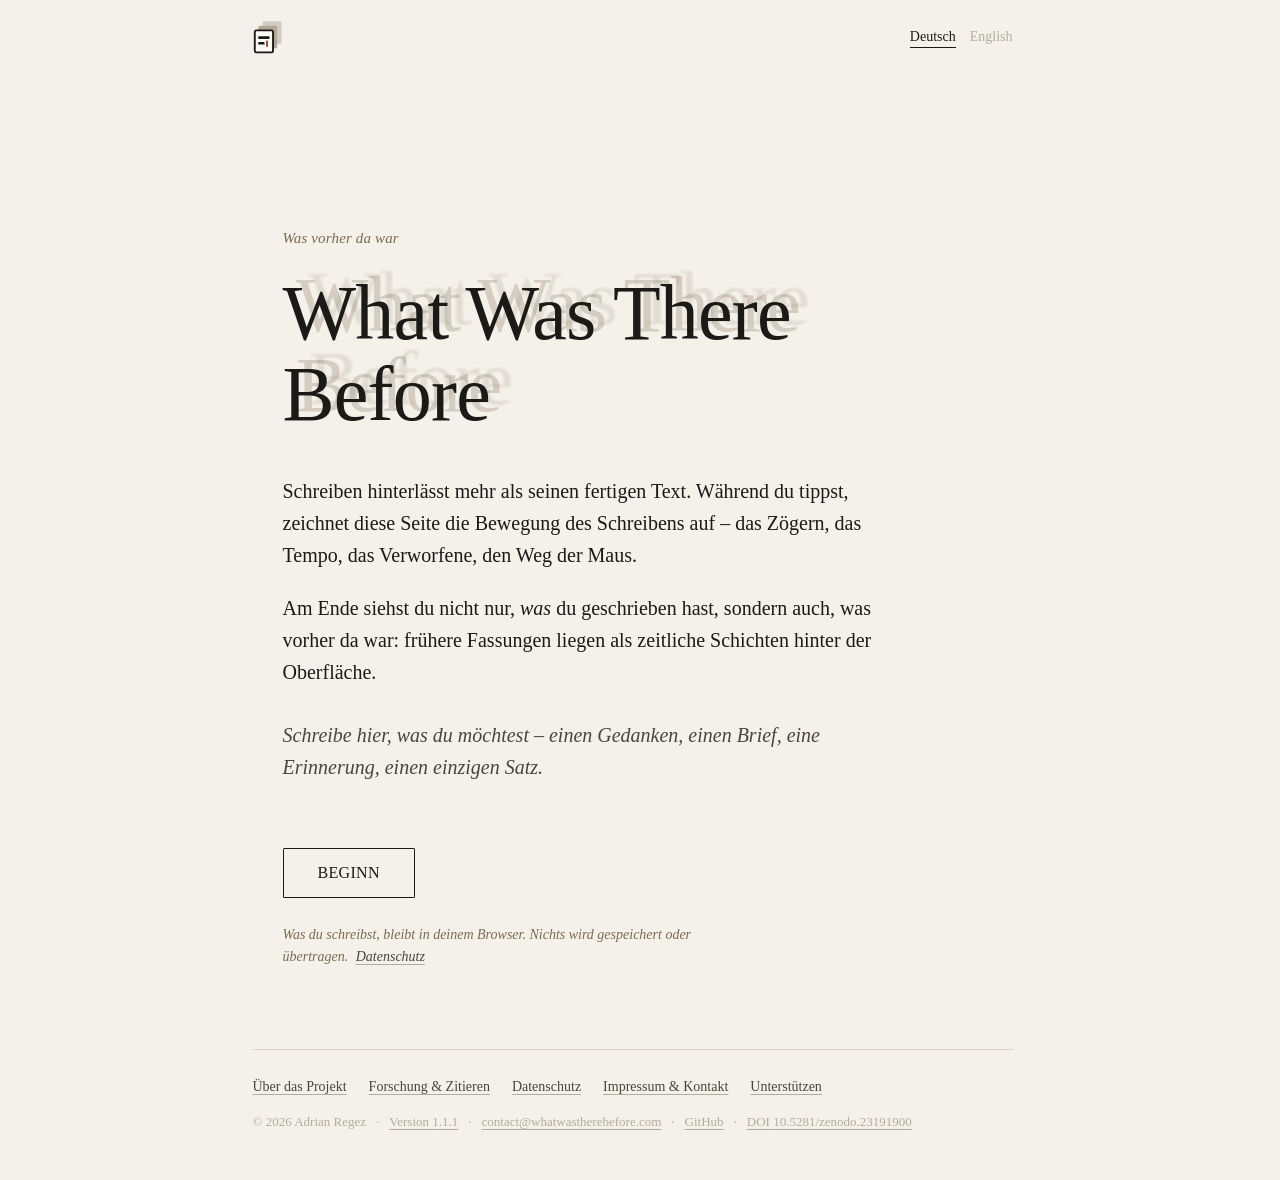
<file: index.html>
<!DOCTYPE html>
<!-- SPDX-FileCopyrightText: 2026 Adrian Regez -->
<!-- SPDX-License-Identifier: MIT AND CC-BY-4.0 -->
<!-- Code: MIT. Seitentexte und eingebettetes Logo: CC BY 4.0. Siehe LICENSE.txt. -->
<html lang="de">
<head>
  <meta charset="UTF-8" />
  <meta name="viewport" content="width=device-width, initial-scale=1.0" />
  <script>/* Sprache vor dem ersten Zeichnen setzen (verhindert Aufflackern) und
     kanonische Adresse je Sprache angeben (Deutsch und Englisch werden getrennt indexiert) */
    (function () {
      var en = /[?&]lang=en(&|$)/.test(location.search);
      if (en) document.documentElement.lang = "en";
      var l = document.createElement("link");
      l.rel = "canonical"; l.href = "https://whatwastherebefore.com/" + (en ? "?lang=en" : "");
      document.head.appendChild(l);
    })();</script>
  <title>What Was There Before – Was vorher da war</title>
  <meta name="description" content="Ein interaktives Kunstwerk, das den Schreibprozess als Palimpsest sichtbar macht: Tempo, Pausen, Streichungen, Ergänzungen und die Spur der Maus." />
  <meta name="author" content="Adrian Regez" />
  <meta name="robots" content="index, follow, max-image-preview:large" />
  <link rel="alternate" hreflang="de" href="https://whatwastherebefore.com/" />
  <link rel="alternate" hreflang="en" href="https://whatwastherebefore.com/?lang=en" />
  <link rel="alternate" hreflang="x-default" href="https://whatwastherebefore.com/" />

  <meta property="og:type" content="website" />
  <meta property="og:site_name" content="What Was There Before" />
  <meta property="og:title" content="What Was There Before – Was vorher da war" />
  <meta property="og:description" content="Ein interaktives Kunstwerk, das den Schreibprozess als Palimpsest sichtbar macht: Tempo, Pausen, Streichungen, Ergänzungen und die Spur der Maus." />
  <meta property="og:url" content="https://whatwastherebefore.com/" />
  <meta property="og:image" content="https://whatwastherebefore.com/og-image.png" />
  <meta property="og:image:width" content="1200" />
  <meta property="og:image:height" content="630" />
  <meta property="og:image:alt" content="What Was There Before – ein Palimpsest des Schreibens" />
  <meta property="og:locale" content="de_CH" />
  <meta property="og:locale:alternate" content="en_GB" />
  <meta name="twitter:card" content="summary_large_image" />

  <link rel="icon" href="favicon.svg" type="image/svg+xml" />
  <link rel="icon" href="favicon.ico" sizes="32x32" />
  <link rel="apple-touch-icon" href="apple-touch-icon.png" />
  <meta name="theme-color" content="#f4f1eb" />
  <link rel="stylesheet" href="style.css" />
</head>
<body data-page="home" data-stage="intro">

  <header class="site-head">
    <a class="brand" href="./" data-internal="./" data-i18n-aria="homeLabel" aria-label="What Was There Before – zum Werk">
      <svg class="brand-mark" viewBox="9 6 47 54" aria-hidden="true" focusable="false"><rect x="24" y="8" width="30" height="36" rx="3" fill="#d2cbbf"/><rect x="17" y="15" width="30" height="36" rx="3" fill="#b2a795"/><rect x="11.5" y="22.5" width="29" height="35" rx="2.5" fill="#fbfaf6" stroke="#1b1a17" stroke-width="3"/><rect x="17" y="32" width="18" height="4" rx="1" fill="#1b1a17"/><rect x="17" y="41" width="10" height="4" rx="1" fill="#1b1a17"/><rect x="29.5" y="38.5" width="3" height="10" rx="1" fill="#8f4a33"/></svg>
    </a>
    <div class="lang-switch" role="group" data-i18n-aria="langLabel" aria-label="Sprache">
      <button type="button" data-set-lang="de" lang="de" aria-pressed="true">Deutsch</button>
      <button type="button" data-set-lang="en" lang="en" aria-pressed="false">English</button>
    </div>
  </header>

  <main>

    <!-- ============ INTRO ============ -->
    <section id="intro">
      <p class="kicker">
        <span data-lang="de">Was vorher da war</span><span data-lang="en">A palimpsest of writing</span>
      </p>

      <h1 class="title" data-text="What Was There Before" lang="en">What Was There Before</h1>

      <div class="intro-copy">
        <div data-lang="de">
          <p>
            Schreiben hinterlässt mehr als seinen fertigen Text. Während du tippst,
            zeichnet diese Seite die Bewegung des Schreibens auf &ndash; das Zögern,
            das Tempo, das Verworfene, den Weg der Maus.
          </p>
          <p>
            Am Ende siehst du nicht nur, <em>was</em> du geschrieben hast, sondern auch,
            was vorher da war: frühere Fassungen liegen als zeitliche Schichten hinter
            der Oberfläche.
          </p>
          <p class="prompt">
            Schreibe hier, was du möchtest &ndash; einen Gedanken, einen Brief, eine
            Erinnerung, einen einzigen Satz.
          </p>
        </div>
        <div data-lang="en">
          <p>
            Writing leaves behind more than its finished text. While you type, this
            page records the movement of writing &ndash; the hesitation, the tempo,
            what you discard, the path of the mouse.
          </p>
          <p>
            In the end you see not only <em>what</em> you wrote, but also what was
            there before: earlier versions lie as layers of time behind the surface.
          </p>
          <p class="prompt">
            Write whatever you like &ndash; a thought, a letter, a memory, a single
            sentence.
          </p>
        </div>
      </div>

      <button id="startButton" class="btn btn-primary">
        <span data-lang="de">BEGINN</span><span data-lang="en">BEGIN</span>
      </button>

      <p class="privacy-note">
        <span data-lang="de">Was du schreibst, bleibt in deinem Browser. Nichts wird gespeichert oder übertragen.</span>
        <span data-lang="en">What you write stays in your browser. Nothing is stored or sent anywhere.</span>
        <a href="privacy.html" data-internal="privacy.html"><span data-lang="de">Datenschutz</span><span data-lang="en">Privacy</span></a>
      </p>
    </section>


    <!-- ============ SCHREIBEN ============ -->
    <section id="writingSection" class="hidden">
      <p class="write-hint">
        <span data-lang="de">Schreib einfach los. Kein Timer, kein Ziel.</span>
        <span data-lang="en">Just start writing. No timer, no goal.</span>
      </p>

      <textarea
        id="editor"
        spellcheck="false"
        autocomplete="off"
        autocorrect="off"
        autocapitalize="off"
        data-i18n-placeholder="placeholder"
        placeholder="Beginne zu schreiben …"></textarea>

      <div class="write-actions">
        <button id="finishButton" class="btn btn-primary">
          <span data-lang="de">FERTIG</span><span data-lang="en">DONE</span>
        </button>
      </div>
    </section>


    <!-- ============ ERGEBNIS ============ -->
    <section id="resultSection" class="hidden">

      <h2 class="section-head">
        <span data-lang="de">Der fertige Text</span><span data-lang="en">The finished text</span>
      </h2>
      <div id="finalText" class="sheet"></div>

      <h2 class="section-head section-head--spaced">
        <span data-lang="de">Die Spur des Schreibens</span><span data-lang="en">The trace of writing</span>
      </h2>
      <p class="caption">
        <span data-lang="de">Der fertige Text ist die Oberfläche. Die verworfenen Fassungen bilden seine zeitliche Tiefe.</span>
        <span data-lang="en">The finished text is the surface. The discarded versions form its temporal depth.</span>
      </p>

      <div class="viewmode" role="tablist" data-i18n-aria="viewmodeLabel" aria-label="Ansicht">
        <button id="modeFlat" class="mode-btn is-active" type="button">
          <span data-lang="de">Komposition</span><span data-lang="en">Composition</span>
        </button>
        <button id="modeSpace" class="mode-btn" type="button">
          <span data-lang="de">Raum erkunden</span><span data-lang="en">Explore the space</span>
        </button>
      </div>

      <div id="visualization" class="viz"></div>

      <div class="controls">
        <div class="control">
          <label for="depthRange"><span data-lang="de">Tiefe</span><span data-lang="en">Depth</span></label>
          <input type="range" id="depthRange" min="0.3" max="2.5" step="0.05" value="1" />
        </div>
        <div class="control">
          <label for="fadeRange"><span data-lang="de">Verblassen</span><span data-lang="en">Fading</span></label>
          <input type="range" id="fadeRange" min="0" max="100" step="1" value="40" />
        </div>
        <label class="check">
          <input type="checkbox" id="showDeleted" checked />
          <span data-lang="de">Verworfene Ebenen</span><span data-lang="en">Discarded layers</span>
        </label>
        <label class="check">
          <input type="checkbox" id="showLegend" checked />
          <span data-lang="de">Achsen · Legende</span><span data-lang="en">Axes · legend</span>
        </label>
        <label class="check">
          <input type="checkbox" id="showMouse" checked />
          <span data-lang="de">Mausspur</span><span data-lang="en">Mouse trail</span>
        </label>
      </div>

      <div class="export" id="exportRow">
        <span class="export-label"><span data-lang="de">Exportieren</span><span data-lang="en">Export</span></span>
        <button id="exportPng" class="btn">PNG</button>
        <button id="exportJpg" class="btn">JPG</button>
        <button id="exportSvg" class="btn">SVG</button>
      </div>

      <div id="controls3d" class="controls3d hidden">
        <div class="views">
          <span class="views-label"><span data-lang="de">Blickwinkel</span><span data-lang="en">Viewpoint</span></span>
          <button class="btn view-btn" type="button" data-view="front"><span data-lang="de">Vorne</span><span data-lang="en">Front</span></button>
          <button class="btn view-btn" type="button" data-view="iso"><span data-lang="de">Schräg</span><span data-lang="en">Oblique</span></button>
          <button class="btn view-btn" type="button" data-view="side"><span data-lang="de">Seite</span><span data-lang="en">Side</span></button>
          <button class="btn view-btn" type="button" data-view="top"><span data-lang="de">Oben</span><span data-lang="en">Top</span></button>
          <button class="btn view-btn" type="button" data-view="reset"><span data-lang="de">Zurücksetzen</span><span data-lang="en">Reset</span></button>
        </div>
        <p class="nav-hint">
          <span data-lang="de">Ziehen: drehen &middot; Mausrad/Pinch: zoomen &middot;
          Umschalt&#8202;+&#8202;Ziehen (oder zwei Finger): verschieben &middot;
          Doppelklick: zurücksetzen</span>
          <span data-lang="en">Drag: rotate &middot; scroll wheel/pinch: zoom &middot;
          Shift&#8202;+&#8202;drag (or two fingers): pan &middot;
          double-click: reset</span>
        </p>
        <div class="snapshot">
          <span class="snapshot-label"><span data-lang="de">Aus dieser Ansicht sichern</span><span data-lang="en">Save this view</span></span>
          <button id="snapSvg" class="btn">SVG</button>
          <button id="snapPng" class="btn">PNG</button>
          <button id="snapJpg" class="btn">JPG</button>
        </div>
      </div>

      <p class="export-note">
        <span data-lang="de">Exportiere dein Bild, bevor du neu startest oder die Seite schliesst &ndash; danach ist alles gelöscht.</span>
        <span data-lang="en">Export your image before you start over or close the page &ndash; afterwards everything is gone.</span>
      </p>

      <div class="restart">
        <button id="restartButton" class="btn btn-quiet">
          <span data-lang="de">NEU STARTEN</span><span data-lang="en">START OVER</span>
        </button>
      </div>

    </section>

  </main>

  <footer class="site-foot">
    <nav class="foot-nav" data-i18n-aria="footNavLabel" aria-label="Weitere Seiten">
      <a href="about.html" data-internal="about.html"><span data-lang="de">Über das Projekt</span><span data-lang="en">About the project</span></a>
      <a href="research.html" data-internal="research.html"><span data-lang="de">Forschung &amp; Zitieren</span><span data-lang="en">Research &amp; citation</span></a>
      <a href="privacy.html" data-internal="privacy.html"><span data-lang="de">Datenschutz</span><span data-lang="en">Privacy</span></a>
      <a href="legal.html" data-internal="legal.html"><span data-lang="de">Impressum &amp; Kontakt</span><span data-lang="en">Legal notice &amp; contact</span></a>
      <a href="support.html" data-internal="support.html" data-when="sponsors"><span data-lang="de">Unterstützen</span><span data-lang="en">Support</span></a>
    </nav>
    <p class="foot-meta">
      <span>&copy; <span data-site="year">2026</span> <span data-site="author">Adrian Regez</span></span>
      <span><a href="research.html#versionen" data-internal="research.html#versionen">Version <span data-site="version">1.0.0</span></a></span>
      <span><a href="mailto:contact@whatwastherebefore.com" data-mail>contact@whatwastherebefore.com</a></span>
      <span data-when="repo" hidden><a href="#" data-site-href="repo" target="_blank" rel="noopener noreferrer">GitHub</a></span>
      <span data-when="doi" hidden><a href="#" data-site-href="doi" target="_blank" rel="noopener noreferrer">DOI <span data-site="doi"></span></a></span>
    </p>
  </footer>

  <script src="site.js"></script>
  <script src="script.js"></script>
</body>
</html>
</file>
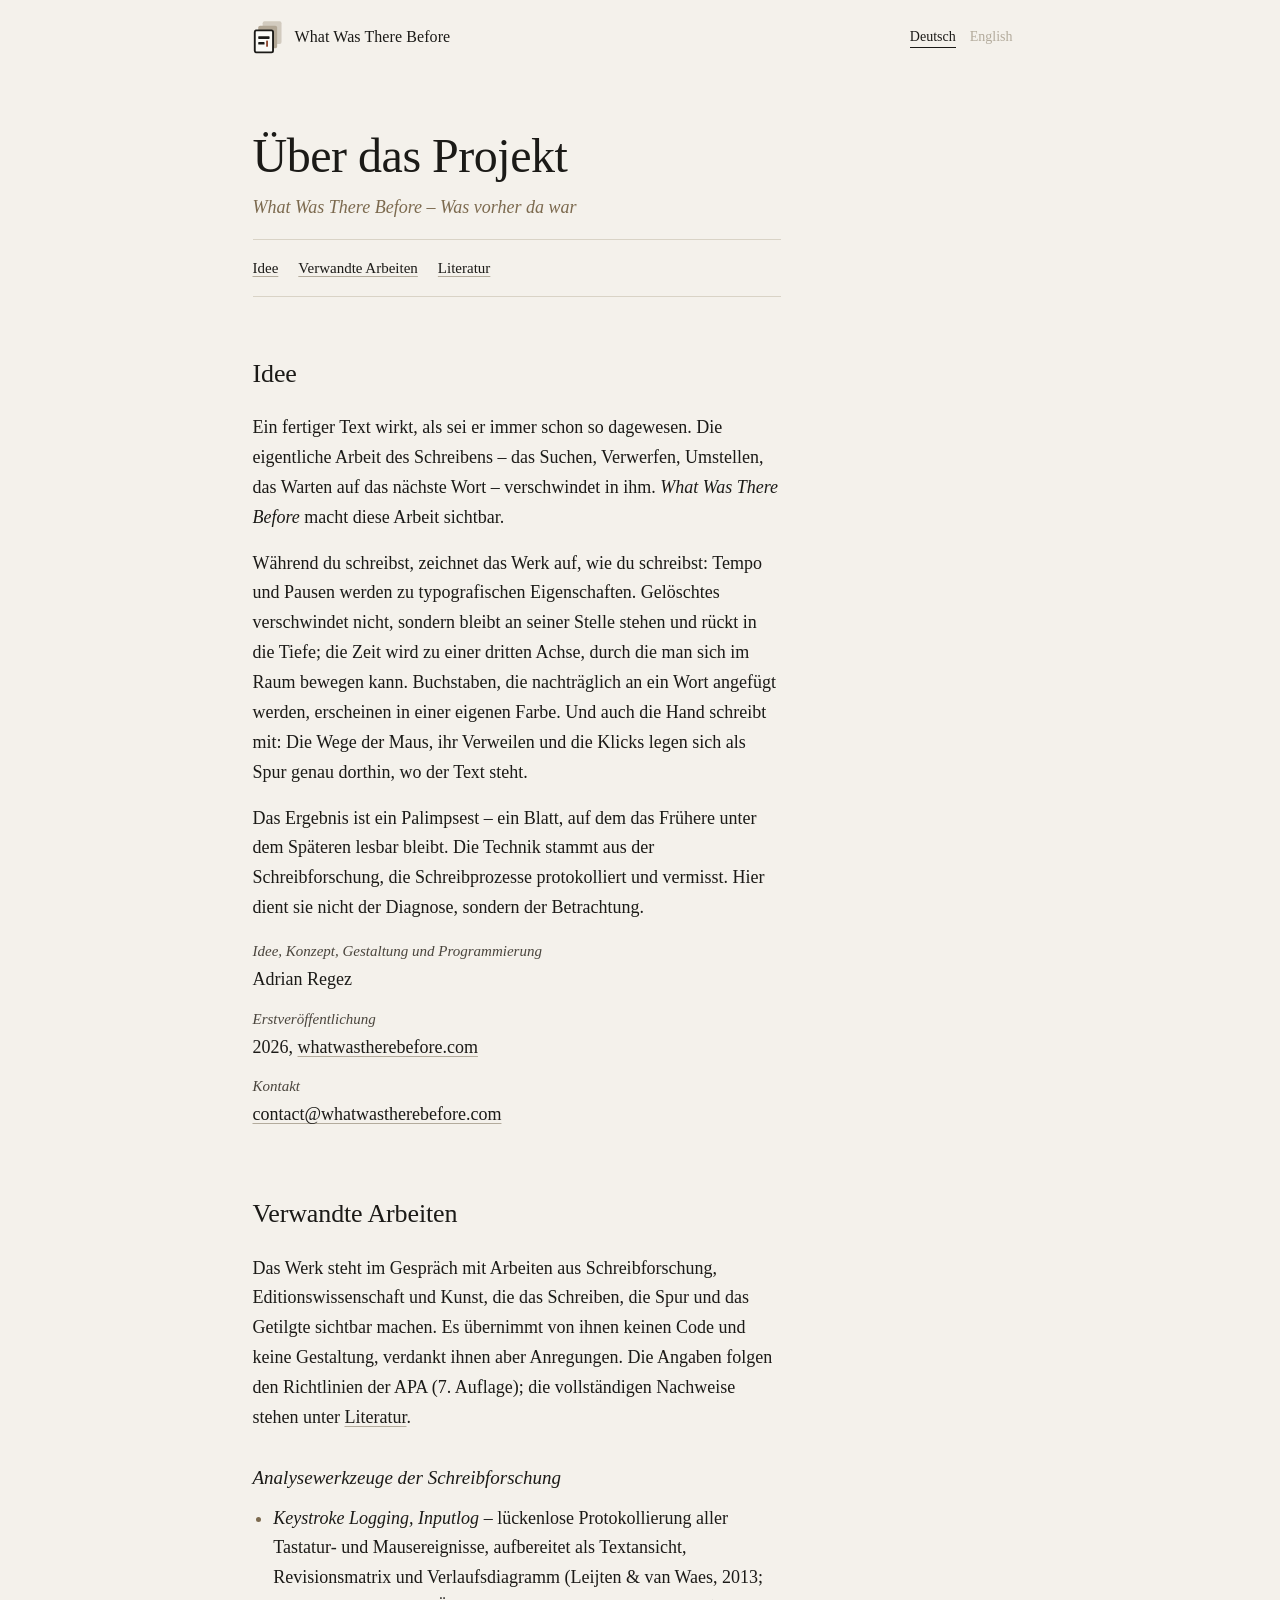
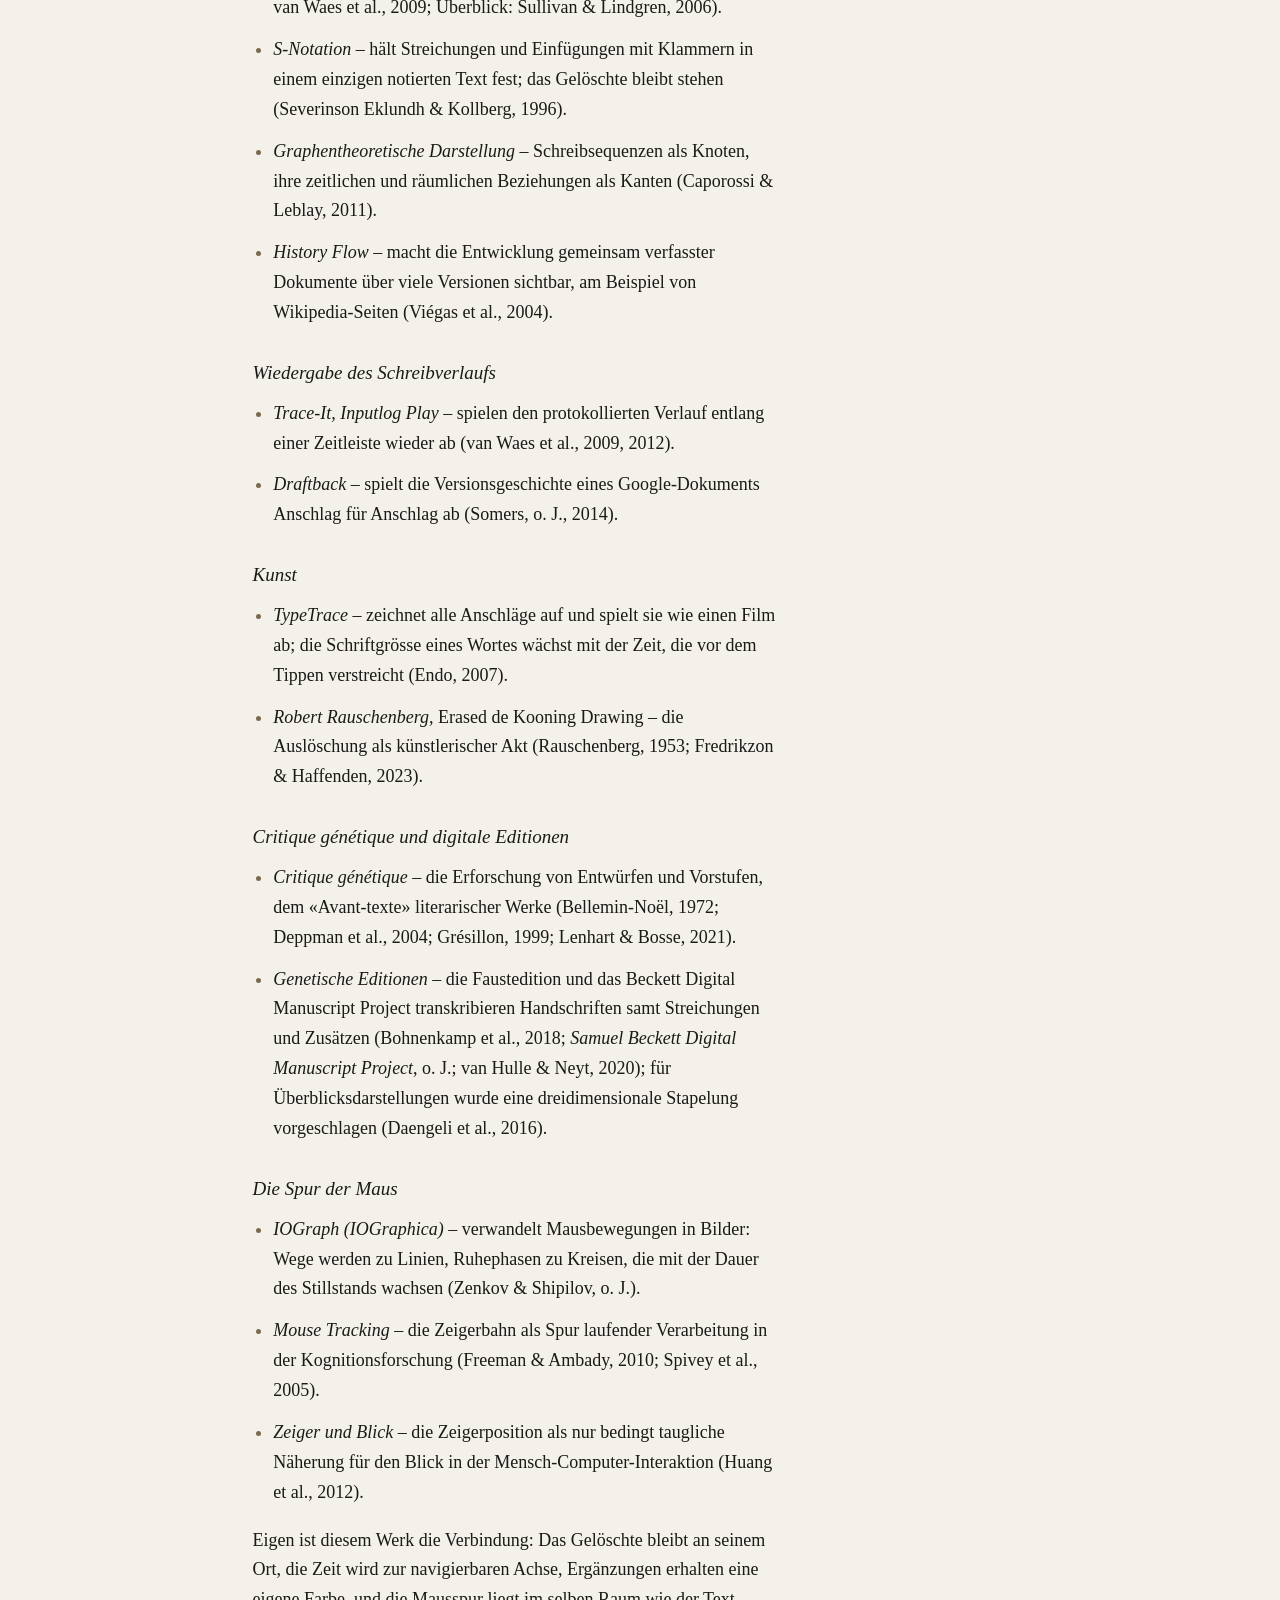
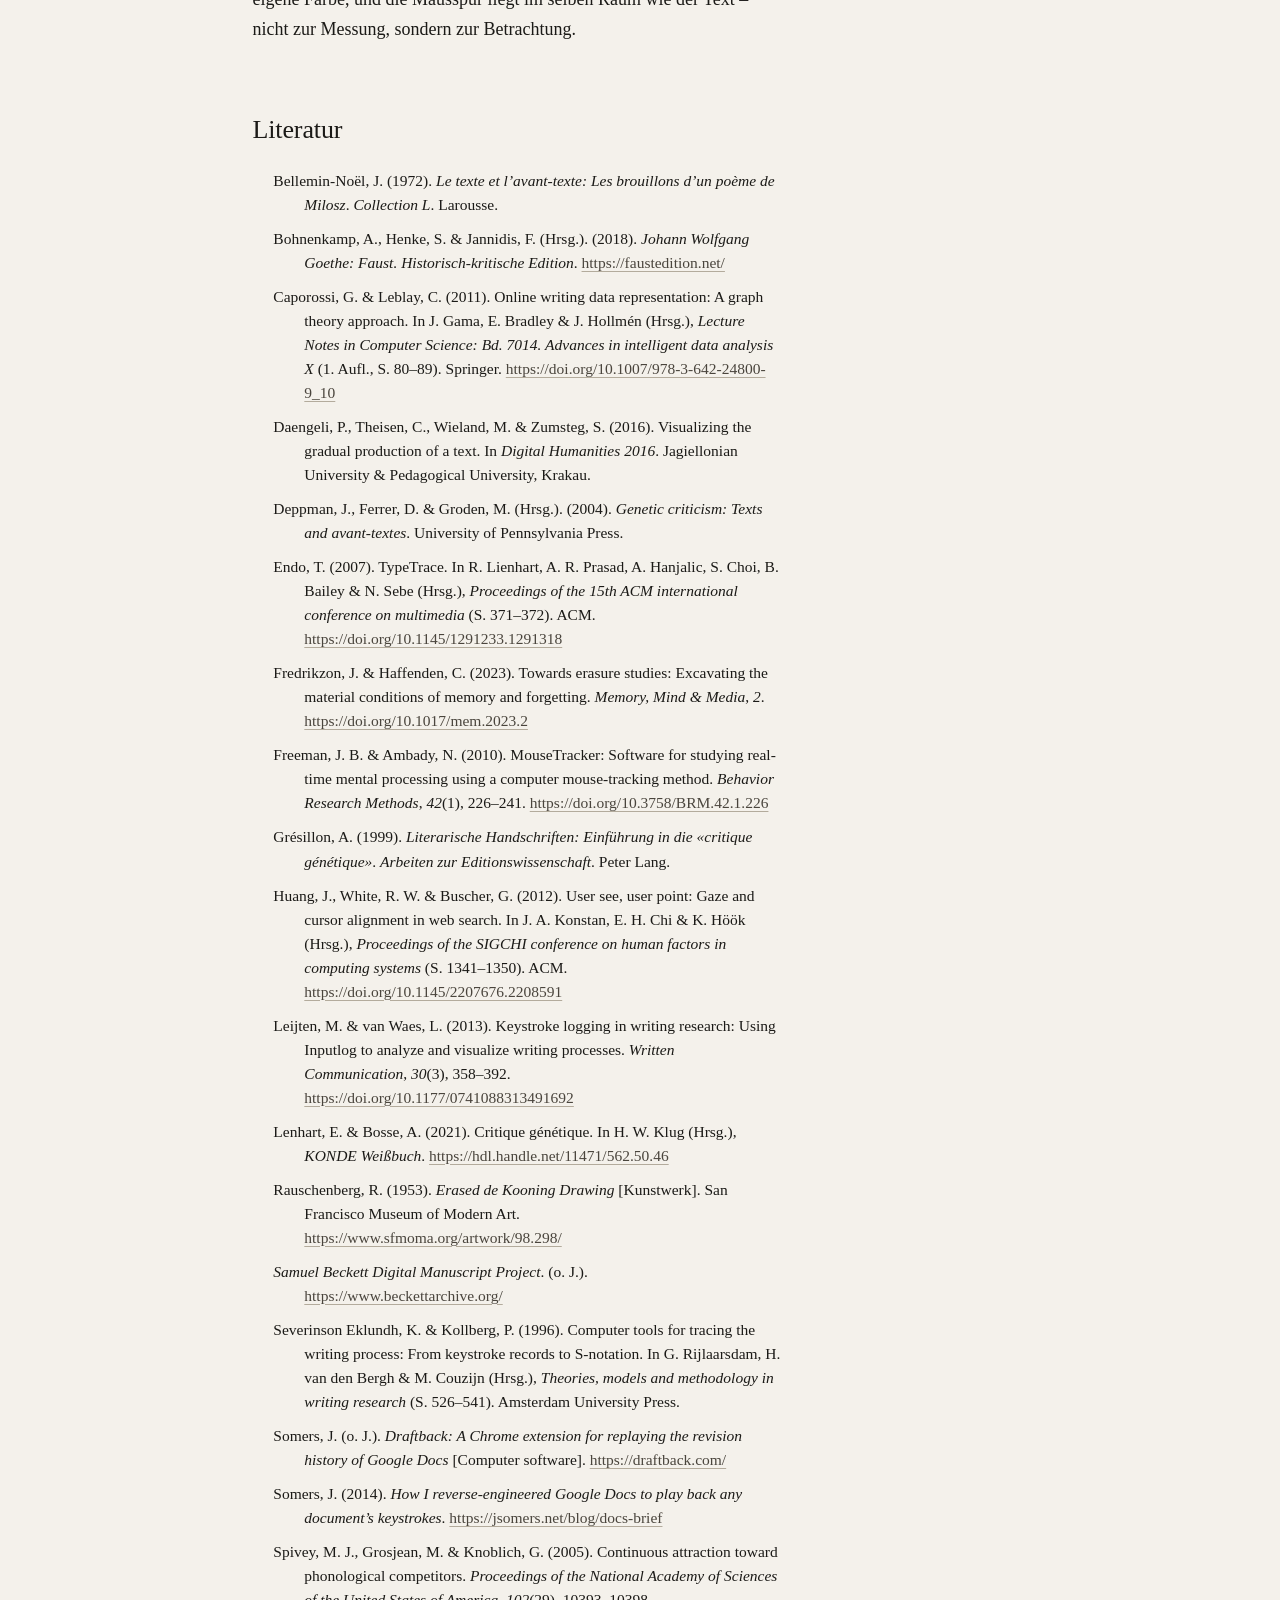
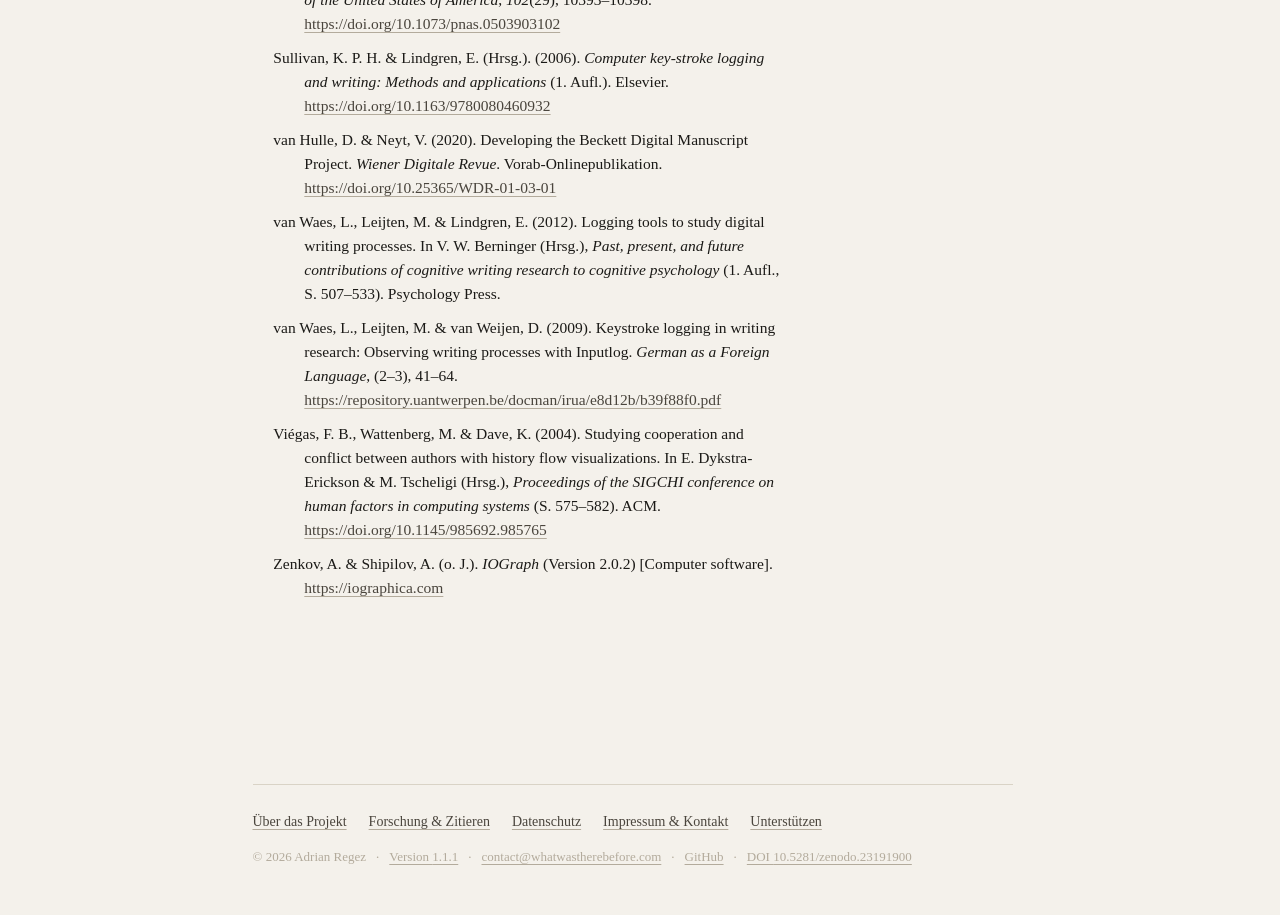
<file: about.html>
<!DOCTYPE html>
<!-- SPDX-FileCopyrightText: 2026 Adrian Regez -->
<!-- SPDX-License-Identifier: MIT AND CC-BY-4.0 -->
<!-- Code: MIT. Seitentexte und eingebettetes Logo: CC BY 4.0. Siehe LICENSE.txt. -->
<html lang="de">
<head>
  <meta charset="UTF-8" />
  <meta name="viewport" content="width=device-width, initial-scale=1.0" />
  <script>/* Sprache vor dem ersten Zeichnen setzen (verhindert Aufflackern) und
     kanonische Adresse je Sprache angeben (Deutsch und Englisch werden getrennt indexiert) */
    (function () {
      var en = /[?&]lang=en(&|$)/.test(location.search);
      if (en) document.documentElement.lang = "en";
      var l = document.createElement("link");
      l.rel = "canonical"; l.href = "https://whatwastherebefore.com/about.html" + (en ? "?lang=en" : "");
      document.head.appendChild(l);
    })();</script>
  <title>Über das Projekt – What Was There Before</title>
  <meta name="description" content="Idee und verwandte Arbeiten: wie What Was There Before Schreibforschung, Spur und Palimpsest zu einem navigierbaren Bild des Schreibens verbindet." />
  <meta name="author" content="Adrian Regez" />
  <meta name="robots" content="index, follow, max-image-preview:large" />
  <link rel="alternate" hreflang="de" href="https://whatwastherebefore.com/about.html" />
  <link rel="alternate" hreflang="en" href="https://whatwastherebefore.com/about.html?lang=en" />
  <link rel="alternate" hreflang="x-default" href="https://whatwastherebefore.com/about.html" />

  <meta property="og:type" content="website" />
  <meta property="og:site_name" content="What Was There Before" />
  <meta property="og:title" content="Über das Projekt – What Was There Before" />
  <meta property="og:description" content="Idee und verwandte Arbeiten: wie What Was There Before Schreibforschung, Spur und Palimpsest zu einem navigierbaren Bild des Schreibens verbindet." />
  <meta property="og:url" content="https://whatwastherebefore.com/about.html" />
  <meta property="og:image" content="https://whatwastherebefore.com/og-image.png" />
  <meta property="og:image:width" content="1200" />
  <meta property="og:image:height" content="630" />
  <meta property="og:image:alt" content="What Was There Before – ein Palimpsest des Schreibens" />
  <meta property="og:locale" content="de_CH" />
  <meta property="og:locale:alternate" content="en_GB" />
  <meta name="twitter:card" content="summary_large_image" />

  <link rel="icon" href="favicon.svg" type="image/svg+xml" />
  <link rel="icon" href="favicon.ico" sizes="32x32" />
  <link rel="apple-touch-icon" href="apple-touch-icon.png" />
  <meta name="theme-color" content="#f4f1eb" />
  <link rel="stylesheet" href="style.css" />
</head>
<body data-page="about" class="page-info">

  <header class="site-head">
    <a class="brand" href="./" data-internal="./" data-i18n-aria="homeLabel" aria-label="What Was There Before – zum Werk">
      <svg class="brand-mark" viewBox="9 6 47 54" aria-hidden="true" focusable="false"><rect x="24" y="8" width="30" height="36" rx="3" fill="#d2cbbf"/><rect x="17" y="15" width="30" height="36" rx="3" fill="#b2a795"/><rect x="11.5" y="22.5" width="29" height="35" rx="2.5" fill="#fbfaf6" stroke="#1b1a17" stroke-width="3"/><rect x="17" y="32" width="18" height="4" rx="1" fill="#1b1a17"/><rect x="17" y="41" width="10" height="4" rx="1" fill="#1b1a17"/><rect x="29.5" y="38.5" width="3" height="10" rx="1" fill="#8f4a33"/></svg><span class="brand-name" lang="en">What Was There Before</span>
    </a>
    <div class="lang-switch" role="group" data-i18n-aria="langLabel" aria-label="Sprache">
      <button type="button" data-set-lang="de" lang="de" aria-pressed="true">Deutsch</button>
      <button type="button" data-set-lang="en" lang="en" aria-pressed="false">English</button>
    </div>
  </header>

  <main>
  <article class="doc">

    <h1 class="doc-title"><span data-lang="de">Über das Projekt</span><span data-lang="en">About the project</span></h1>
    <p class="doc-sub">
      <span data-lang="de"><em lang="en">What Was There Before</em> &ndash; Was vorher da war</span>
      <span data-lang="en">Idea and related work</span>
    </p>

    <nav class="toc" data-i18n-aria="tocLabel" aria-label="Inhalt dieser Seite">
      <a href="#idee"><span data-lang="de">Idee</span><span data-lang="en">Idea</span></a>
      <a href="#verwandte-arbeiten"><span data-lang="de">Verwandte Arbeiten</span><span data-lang="en">Related work</span></a>
      <a href="#literatur"><span data-lang="de">Literatur</span><span data-lang="en">References</span></a>
    </nav>


    <!-- =============================== IDEE =============================== -->
    <section id="idee">
      <h2><span data-lang="de">Idee</span><span data-lang="en">Idea</span></h2>
      <div data-lang="de">
        <p>
          Ein fertiger Text wirkt, als sei er immer schon so dagewesen. Die eigentliche Arbeit
          des Schreibens &ndash; das Suchen, Verwerfen, Umstellen, das Warten auf das nächste
          Wort &ndash; verschwindet in ihm. <em>What Was There Before</em> macht diese Arbeit sichtbar.
        </p>
        <p>
          Während du schreibst, zeichnet das Werk auf, wie du schreibst: Tempo und Pausen werden
          zu typografischen Eigenschaften. Gelöschtes verschwindet nicht, sondern bleibt an seiner
          Stelle stehen und rückt in die Tiefe; die Zeit wird zu einer dritten Achse, durch die
          man sich im Raum bewegen kann. Buchstaben, die nachträglich an ein Wort angefügt werden,
          erscheinen in einer eigenen Farbe. Und auch die Hand schreibt mit: Die Wege der Maus,
          ihr Verweilen und die Klicks legen sich als Spur genau dorthin, wo der Text steht.
        </p>
        <p>
          Das Ergebnis ist ein Palimpsest &ndash; ein Blatt, auf dem das Frühere unter dem Späteren
          lesbar bleibt. Die Technik stammt aus der Schreibforschung, die Schreibprozesse
          protokolliert und vermisst. Hier dient sie nicht der Diagnose, sondern der Betrachtung.
        </p>
        <dl class="facts">
          <dt>Idee, Konzept, Gestaltung und Programmierung</dt>
          <dd><span data-site="author">Adrian Regez</span></dd>
          <dt>Erstveröffentlichung</dt>
          <dd><span data-site="year">2026</span>, <a href="https://whatwastherebefore.com" data-site-href="url"><span data-site="url">whatwastherebefore.com</span></a></dd>
          <dt>Kontakt</dt>
          <dd><a href="mailto:contact@whatwastherebefore.com" data-mail>contact@whatwastherebefore.com</a></dd>
        </dl>
      </div>
      <div data-lang="en">
        <p>
          A finished text looks as if it had always been there. The actual work of writing &ndash;
          searching, discarding, rearranging, waiting for the next word &ndash; disappears into it.
          <em>What Was There Before</em> makes this work visible.
        </p>
        <p>
          While you write, the work records how you write: tempo and pauses become typographic
          properties. What you delete does not vanish; it stays where it was and recedes into depth.
          Time becomes a third axis that you can move through in space. Letters added to a word
          afterwards appear in a colour of their own. And the hand writes too: the paths of the mouse,
          its resting points and its clicks settle as a trace exactly where the text stands.
        </p>
        <p>
          The result is a palimpsest &ndash; a sheet on which the earlier remains legible beneath the
          later. The technique comes from writing research, which logs and measures writing processes.
          Here it serves not diagnosis but contemplation.
        </p>
        <dl class="facts">
          <dt>Idea, concept, design and programming</dt>
          <dd><span data-site="author">Adrian Regez</span></dd>
          <dt>First published</dt>
          <dd><span data-site="year">2026</span>, <a href="https://whatwastherebefore.com" data-site-href="url"><span data-site="url">whatwastherebefore.com</span></a></dd>
          <dt>Contact</dt>
          <dd><a href="mailto:contact@whatwastherebefore.com" data-mail>contact@whatwastherebefore.com</a></dd>
        </dl>
      </div>
    </section>


    <!-- ========================= VERWANDTE ARBEITEN ========================= -->
    <section id="verwandte-arbeiten">
      <h2><span data-lang="de">Verwandte Arbeiten</span><span data-lang="en">Related work</span></h2>
      <p data-lang="de">
        Das Werk steht im Gespräch mit Arbeiten aus Schreibforschung, Editionswissenschaft und Kunst,
        die das Schreiben, die Spur und das Getilgte sichtbar machen. Es übernimmt von ihnen keinen
        Code und keine Gestaltung, verdankt ihnen aber Anregungen. Die Angaben folgen den
        Richtlinien der APA (7. Auflage); die vollständigen Nachweise stehen unter
        <a href="#literatur">Literatur</a>.
      </p>
      <p data-lang="en">
        The work is in conversation with research, scholarly editing and artworks that make writing,
        traces and erasure visible. It takes no code or design from them, but owes them inspiration.
        Citations follow APA style (7th edition); full references are listed under
        <a href="#literatur">References</a>.
      </p>

      <h3><span data-lang="de">Analysewerkzeuge der Schreibforschung</span><span data-lang="en">Analytical tools in writing research</span></h3>
      <ul class="related">
        <li><span class="who">Keystroke Logging, Inputlog</span> &ndash;
          <span data-lang="de">lückenlose Protokollierung aller Tastatur- und Mausereignisse, aufbereitet als Textansicht, Revisionsmatrix und Verlaufsdiagramm (Leijten &amp; van Waes, 2013; van Waes et al., 2009; Überblick: Sullivan &amp; Lindgren, 2006).</span>
          <span data-lang="en">complete logging of all keyboard and mouse events, presented as a linear text view, revision matrix and process graph (Leijten &amp; van Waes, 2013; van Waes et al., 2009; overview: Sullivan &amp; Lindgren, 2006).</span></li>
        <li><span class="who">S-Notation</span> &ndash;
          <span data-lang="de">hält Streichungen und Einfügungen mit Klammern in einem einzigen notierten Text fest; das Gelöschte bleibt stehen (Severinson Eklundh &amp; Kollberg, 1996).</span>
          <span data-lang="en">records deletions and insertions with brackets within a single notated text; what was deleted remains in place (Severinson Eklundh &amp; Kollberg, 1996).</span></li>
        <li><span class="who"><span data-lang="de">Graphentheoretische Darstellung</span><span data-lang="en">Graph-theoretical representation</span></span> &ndash;
          <span data-lang="de">Schreibsequenzen als Knoten, ihre zeitlichen und räumlichen Beziehungen als Kanten (Caporossi &amp; Leblay, 2011).</span>
          <span data-lang="en">writing sequences as nodes, their temporal and spatial relations as edges (Caporossi &amp; Leblay, 2011).</span></li>
        <li><span class="who">History Flow</span> &ndash;
          <span data-lang="de">macht die Entwicklung gemeinsam verfasster Dokumente über viele Versionen sichtbar, am Beispiel von Wikipedia-Seiten (Viégas et al., 2004).</span>
          <span data-lang="en">visualises how jointly authored documents evolve over many versions, using Wikipedia pages (Viégas et al., 2004).</span></li>
      </ul>

      <h3><span data-lang="de">Wiedergabe des Schreibverlaufs</span><span data-lang="en">Replaying the writing process</span></h3>
      <ul class="related">
        <li><span class="who">Trace-It, Inputlog Play</span> &ndash;
          <span data-lang="de">spielen den protokollierten Verlauf entlang einer Zeitleiste wieder ab (van Waes et al., 2009, 2012).</span>
          <span data-lang="en">replay the logged process along a timeline (van Waes et al., 2009, 2012).</span></li>
        <li><span class="who">Draftback</span> &ndash;
          <span data-lang="de">spielt die Versionsgeschichte eines Google-Dokuments Anschlag für Anschlag ab (Somers, o.&nbsp;J., 2014).</span>
          <span data-lang="en">replays the revision history of a Google Doc keystroke by keystroke (Somers, n.d., 2014).</span></li>
      </ul>

      <h3><span data-lang="de">Kunst</span><span data-lang="en">Art</span></h3>
      <ul class="related">
        <li><span class="who">TypeTrace</span> &ndash;
          <span data-lang="de">zeichnet alle Anschläge auf und spielt sie wie einen Film ab; die Schriftgrösse eines Wortes wächst mit der Zeit, die vor dem Tippen verstreicht (Endo, 2007).</span>
          <span data-lang="en">records every keystroke and plays it back like a film; a word&rsquo;s font size grows with the time that passes before it is typed (Endo, 2007).</span></li>
        <li><span class="who">Robert Rauschenberg, <i>Erased de Kooning Drawing</i></span> &ndash;
          <span data-lang="de">die Auslöschung als künstlerischer Akt (Rauschenberg, 1953; Fredrikzon &amp; Haffenden, 2023).</span>
          <span data-lang="en">erasure as an artistic act (Rauschenberg, 1953; Fredrikzon &amp; Haffenden, 2023).</span></li>
      </ul>

      <h3><span data-lang="de">Critique génétique und digitale Editionen</span><span data-lang="en">Genetic criticism and digital editions</span></h3>
      <ul class="related">
        <li><span class="who">Critique génétique</span> &ndash;
          <span data-lang="de">die Erforschung von Entwürfen und Vorstufen, dem &laquo;Avant-texte&raquo; literarischer Werke (Bellemin-Noël, 1972; Deppman et al., 2004; Grésillon, 1999; Lenhart &amp; Bosse, 2021).</span>
          <span data-lang="en">the study of drafts and preliminary versions, the &ldquo;avant-texte&rdquo; of literary works (Bellemin-Noël, 1972; Deppman et al., 2004; Grésillon, 1999; Lenhart &amp; Bosse, 2021).</span></li>
        <li><span class="who"><span data-lang="de">Genetische Editionen</span><span data-lang="en">Genetic editions</span></span> &ndash;
          <span data-lang="de">die Faustedition und das Beckett Digital Manuscript Project transkribieren Handschriften samt Streichungen und Zusätzen (Bohnenkamp et al., 2018; <i>Samuel Beckett Digital Manuscript Project</i>, o.&nbsp;J.; van Hulle &amp; Neyt, 2020); für Überblicksdarstellungen wurde eine dreidimensionale Stapelung vorgeschlagen (Daengeli et al., 2016).</span>
          <span data-lang="en">the Faust edition and the Beckett Digital Manuscript Project transcribe manuscripts including deletions and additions (Bohnenkamp et al., 2018; <i>Samuel Beckett Digital Manuscript Project</i>, n.d.; van Hulle &amp; Neyt, 2020); for overview representations, a three-dimensional stacking has been proposed (Daengeli et al., 2016).</span></li>
      </ul>

      <h3><span data-lang="de">Die Spur der Maus</span><span data-lang="en">The trace of the mouse</span></h3>
      <ul class="related">
        <li><span class="who">IOGraph (IOGraphica)</span> &ndash;
          <span data-lang="de">verwandelt Mausbewegungen in Bilder: Wege werden zu Linien, Ruhephasen zu Kreisen, die mit der Dauer des Stillstands wachsen (Zenkov &amp; Shipilov, o.&nbsp;J.).</span>
          <span data-lang="en">turns mouse movements into images: paths become lines, resting phases become circles that grow with the duration of stillness (Zenkov &amp; Shipilov, n.d.).</span></li>
        <li><span class="who">Mouse Tracking</span> &ndash;
          <span data-lang="de">die Zeigerbahn als Spur laufender Verarbeitung in der Kognitionsforschung (Freeman &amp; Ambady, 2010; Spivey et al., 2005).</span>
          <span data-lang="en">the cursor trajectory as a trace of ongoing processing in cognitive science (Freeman &amp; Ambady, 2010; Spivey et al., 2005).</span></li>
        <li><span class="who"><span data-lang="de">Zeiger und Blick</span><span data-lang="en">Cursor and gaze</span></span> &ndash;
          <span data-lang="de">die Zeigerposition als nur bedingt taugliche Näherung für den Blick in der Mensch-Computer-Interaktion (Huang et al., 2012).</span>
          <span data-lang="en">cursor position as a limited proxy for gaze in human-computer interaction (Huang et al., 2012).</span></li>
      </ul>

      <p data-lang="de">
        Eigen ist diesem Werk die Verbindung: Das Gelöschte bleibt an seinem Ort, die Zeit wird zur
        navigierbaren Achse, Ergänzungen erhalten eine eigene Farbe, und die Mausspur liegt im selben
        Raum wie der Text &ndash; nicht zur Messung, sondern zur Betrachtung.
      </p>
      <p data-lang="en">
        What is particular to this work is the combination: deleted text stays in place, time becomes
        a navigable axis, additions receive their own colour, and the mouse trail lies in the same
        space as the text &ndash; not for measurement, but for contemplation.
      </p>
    </section>


    <!-- ============================== LITERATUR ============================== -->
    <section id="literatur">
      <h2><span data-lang="de">Literatur</span><span data-lang="en">References</span></h2>
      <ul class="refs" data-lang="de">
        <li>Bellemin-Noël, J. (1972). <i>Le texte et l’avant-texte: Les brouillons d’un poème de Milosz</i>. <i>Collection L</i>. Larousse.</li>
        <li>Bohnenkamp, A., Henke, S. &amp; Jannidis, F. (Hrsg.). (2018). <i>Johann Wolfgang Goethe: Faust. Historisch-kritische Edition</i>. <a href="https://faustedition.net/" target="_blank" rel="noopener noreferrer">https://faustedition.net/</a></li>
        <li>Caporossi, G. &amp; Leblay, C. (2011). Online writing data representation: A graph theory approach. In J. Gama, E. Bradley &amp; J. Hollmén (Hrsg.), <i>Lecture Notes in Computer Science: Bd. 7014. Advances in intelligent data analysis X</i> (1. Aufl., S. 80–89). Springer. <a href="https://doi.org/10.1007/978-3-642-24800-9_10" target="_blank" rel="noopener noreferrer">https://doi.org/10.1007/978-3-642-24800-9_10</a></li>
        <li>Daengeli, P., Theisen, C., Wieland, M. &amp; Zumsteg, S. (2016). Visualizing the gradual production of a text. In <i>Digital Humanities 2016</i>. Jagiellonian University &amp; Pedagogical University, Krakau.</li>
        <li>Deppman, J., Ferrer, D. &amp; Groden, M. (Hrsg.). (2004). <i>Genetic criticism: Texts and avant-textes</i>. University of Pennsylvania Press.</li>
        <li>Endo, T. (2007). TypeTrace. In R. Lienhart, A. R. Prasad, A. Hanjalic, S. Choi, B. Bailey &amp; N. Sebe (Hrsg.), <i>Proceedings of the 15th ACM international conference on multimedia</i> (S. 371–372). ACM. <a href="https://doi.org/10.1145/1291233.1291318" target="_blank" rel="noopener noreferrer">https://doi.org/10.1145/1291233.1291318</a></li>
        <li>Fredrikzon, J. &amp; Haffenden, C. (2023). Towards erasure studies: Excavating the material conditions of memory and forgetting. <i>Memory, Mind &amp; Media</i>, <i>2</i>. <a href="https://doi.org/10.1017/mem.2023.2" target="_blank" rel="noopener noreferrer">https://doi.org/10.1017/mem.2023.2</a></li>
        <li>Freeman, J. B. &amp; Ambady, N. (2010). MouseTracker: Software for studying real-time mental processing using a computer mouse-tracking method. <i>Behavior Research Methods</i>, <i>42</i>(1), 226–241. <a href="https://doi.org/10.3758/BRM.42.1.226" target="_blank" rel="noopener noreferrer">https://doi.org/10.3758/BRM.42.1.226</a></li>
        <li>Grésillon, A. (1999). <i>Literarische Handschriften: Einführung in die «critique génétique»</i>. <i>Arbeiten zur Editionswissenschaft</i>. Peter Lang.</li>
        <li>Huang, J., White, R. W. &amp; Buscher, G. (2012). User see, user point: Gaze and cursor alignment in web search. In J. A. Konstan, E. H. Chi &amp; K. Höök (Hrsg.), <i>Proceedings of the SIGCHI conference on human factors in computing systems</i> (S. 1341–1350). ACM. <a href="https://doi.org/10.1145/2207676.2208591" target="_blank" rel="noopener noreferrer">https://doi.org/10.1145/2207676.2208591</a></li>
        <li>Leijten, M. &amp; van Waes, L. (2013). Keystroke logging in writing research: Using Inputlog to analyze and visualize writing processes. <i>Written Communication</i>, <i>30</i>(3), 358–392. <a href="https://doi.org/10.1177/0741088313491692" target="_blank" rel="noopener noreferrer">https://doi.org/10.1177/0741088313491692</a></li>
        <li>Lenhart, E. &amp; Bosse, A. (2021). Critique génétique. In H. W. Klug (Hrsg.), <i>KONDE Weißbuch</i>. <a href="https://hdl.handle.net/11471/562.50.46" target="_blank" rel="noopener noreferrer">https://hdl.handle.net/11471/562.50.46</a></li>
        <li>Rauschenberg, R. (1953). <i>Erased de Kooning Drawing</i> [Kunstwerk]. San Francisco Museum of Modern Art. <a href="https://www.sfmoma.org/artwork/98.298/" target="_blank" rel="noopener noreferrer">https://www.sfmoma.org/artwork/98.298/</a></li>
        <li><i>Samuel Beckett Digital Manuscript Project</i>. (o. J.). <a href="https://www.beckettarchive.org/" target="_blank" rel="noopener noreferrer">https://www.beckettarchive.org/</a></li>
        <li>Severinson Eklundh, K. &amp; Kollberg, P. (1996). Computer tools for tracing the writing process: From keystroke records to S-notation. In G. Rijlaarsdam, H. van den Bergh &amp; M. Couzijn (Hrsg.), <i>Theories, models and methodology in writing research</i> (S. 526–541). Amsterdam University Press.</li>
        <li>Somers, J. (o. J.). <i>Draftback: A Chrome extension for replaying the revision history of Google Docs</i> [Computer software]. <a href="https://draftback.com/" target="_blank" rel="noopener noreferrer">https://draftback.com/</a></li>
        <li>Somers, J. (2014). <i>How I reverse-engineered Google Docs to play back any document’s keystrokes</i>. <a href="https://jsomers.net/blog/docs-brief" target="_blank" rel="noopener noreferrer">https://jsomers.net/blog/docs-brief</a></li>
        <li>Spivey, M. J., Grosjean, M. &amp; Knoblich, G. (2005). Continuous attraction toward phonological competitors. <i>Proceedings of the National Academy of Sciences of the United States of America</i>, <i>102</i>(29), 10393–10398. <a href="https://doi.org/10.1073/pnas.0503903102" target="_blank" rel="noopener noreferrer">https://doi.org/10.1073/pnas.0503903102</a></li>
        <li>Sullivan, K. P. H. &amp; Lindgren, E. (Hrsg.). (2006). <i>Computer key-stroke logging and writing: Methods and applications</i> (1. Aufl.). Elsevier. <a href="https://doi.org/10.1163/9780080460932" target="_blank" rel="noopener noreferrer">https://doi.org/10.1163/9780080460932</a></li>
        <li>van Hulle, D. &amp; Neyt, V. (2020). Developing the Beckett Digital Manuscript Project. <i>Wiener Digitale Revue</i>. Vorab-Onlinepublikation. <a href="https://doi.org/10.25365/WDR-01-03-01" target="_blank" rel="noopener noreferrer">https://doi.org/10.25365/WDR-01-03-01</a></li>
        <li>van Waes, L., Leijten, M. &amp; Lindgren, E. (2012). Logging tools to study digital writing processes. In V. W. Berninger (Hrsg.), <i>Past, present, and future contributions of cognitive writing research to cognitive psychology</i> (1. Aufl., S. 507–533). Psychology Press.</li>
        <li>van Waes, L., Leijten, M. &amp; van Weijen, D. (2009). Keystroke logging in writing research: Observing writing processes with Inputlog. <i>German as a Foreign Language</i>, (2–3), 41–64. <a href="https://repository.uantwerpen.be/docman/irua/e8d12b/b39f88f0.pdf" target="_blank" rel="noopener noreferrer">https://repository.uantwerpen.be/docman/irua/e8d12b/b39f88f0.pdf</a></li>
        <li>Viégas, F. B., Wattenberg, M. &amp; Dave, K. (2004). Studying cooperation and conflict between authors with history flow visualizations. In E. Dykstra-Erickson &amp; M. Tscheligi (Hrsg.), <i>Proceedings of the SIGCHI conference on human factors in computing systems</i> (S. 575–582). ACM. <a href="https://doi.org/10.1145/985692.985765" target="_blank" rel="noopener noreferrer">https://doi.org/10.1145/985692.985765</a></li>
        <li>Zenkov, A. &amp; Shipilov, A. (o. J.). <i>IOGraph</i> (Version 2.0.2) [Computer software]. <a href="https://iographica.com" target="_blank" rel="noopener noreferrer">https://iographica.com</a></li>
      </ul>
      <ul class="refs" data-lang="en">
        <li>Bellemin-Noël, J. (1972). <i>Le texte et l’avant-texte: Les brouillons d’un poème de Milosz</i>. <i>Collection L</i>. Larousse.</li>
        <li>Bohnenkamp, A., Henke, S., &amp; Jannidis, F. (Eds.). (2018). <i>Johann Wolfgang Goethe: Faust. Historisch-kritische Edition</i>. <a href="https://faustedition.net/" target="_blank" rel="noopener noreferrer">https://faustedition.net/</a></li>
        <li>Caporossi, G., &amp; Leblay, C. (2011). Online writing data representation: A graph theory approach. In J. Gama, E. Bradley, &amp; J. Hollmén (Eds.), <i>Lecture Notes in Computer Science: Vol. 7014. Advances in intelligent data analysis X</i> (1st ed., pp. 80–89). Springer. <a href="https://doi.org/10.1007/978-3-642-24800-9_10" target="_blank" rel="noopener noreferrer">https://doi.org/10.1007/978-3-642-24800-9_10</a></li>
        <li>Daengeli, P., Theisen, C., Wieland, M., &amp; Zumsteg, S. (2016). Visualizing the gradual production of a text. In <i>Digital Humanities 2016</i>. Jagiellonian University &amp; Pedagogical University, Kraków.</li>
        <li>Deppman, J., Ferrer, D., &amp; Groden, M. (Eds.). (2004). <i>Genetic criticism: Texts and avant-textes</i>. University of Pennsylvania Press.</li>
        <li>Endo, T. (2007). TypeTrace. In R. Lienhart, A. R. Prasad, A. Hanjalic, S. Choi, B. Bailey, &amp; N. Sebe (Eds.), <i>Proceedings of the 15th ACM international conference on multimedia</i> (pp. 371–372). ACM. <a href="https://doi.org/10.1145/1291233.1291318" target="_blank" rel="noopener noreferrer">https://doi.org/10.1145/1291233.1291318</a></li>
        <li>Fredrikzon, J., &amp; Haffenden, C. (2023). Towards erasure studies: Excavating the material conditions of memory and forgetting. <i>Memory, Mind &amp; Media</i>, <i>2</i>. <a href="https://doi.org/10.1017/mem.2023.2" target="_blank" rel="noopener noreferrer">https://doi.org/10.1017/mem.2023.2</a></li>
        <li>Freeman, J. B., &amp; Ambady, N. (2010). MouseTracker: Software for studying real-time mental processing using a computer mouse-tracking method. <i>Behavior Research Methods</i>, <i>42</i>(1), 226–241. <a href="https://doi.org/10.3758/BRM.42.1.226" target="_blank" rel="noopener noreferrer">https://doi.org/10.3758/BRM.42.1.226</a></li>
        <li>Grésillon, A. (1999). <i>Literarische Handschriften: Einführung in die “critique génétique”</i>. <i>Arbeiten zur Editionswissenschaft</i>. Peter Lang.</li>
        <li>Huang, J., White, R. W., &amp; Buscher, G. (2012). User see, user point: Gaze and cursor alignment in web search. In J. A. Konstan, E. H. Chi, &amp; K. Höök (Eds.), <i>Proceedings of the SIGCHI conference on human factors in computing systems</i> (pp. 1341–1350). ACM. <a href="https://doi.org/10.1145/2207676.2208591" target="_blank" rel="noopener noreferrer">https://doi.org/10.1145/2207676.2208591</a></li>
        <li>Leijten, M., &amp; van Waes, L. (2013). Keystroke logging in writing research: Using Inputlog to analyze and visualize writing processes. <i>Written Communication</i>, <i>30</i>(3), 358–392. <a href="https://doi.org/10.1177/0741088313491692" target="_blank" rel="noopener noreferrer">https://doi.org/10.1177/0741088313491692</a></li>
        <li>Lenhart, E., &amp; Bosse, A. (2021). Critique génétique. In H. W. Klug (Ed.), <i>KONDE Weißbuch</i>. <a href="https://hdl.handle.net/11471/562.50.46" target="_blank" rel="noopener noreferrer">https://hdl.handle.net/11471/562.50.46</a></li>
        <li>Rauschenberg, R. (1953). <i>Erased de Kooning Drawing</i> [Artwork]. San Francisco Museum of Modern Art. <a href="https://www.sfmoma.org/artwork/98.298/" target="_blank" rel="noopener noreferrer">https://www.sfmoma.org/artwork/98.298/</a></li>
        <li><i>Samuel Beckett Digital Manuscript Project</i>. (n.d.). <a href="https://www.beckettarchive.org/" target="_blank" rel="noopener noreferrer">https://www.beckettarchive.org/</a></li>
        <li>Severinson Eklundh, K., &amp; Kollberg, P. (1996). Computer tools for tracing the writing process: From keystroke records to S-notation. In G. Rijlaarsdam, H. van den Bergh, &amp; M. Couzijn (Eds.), <i>Theories, models and methodology in writing research</i> (pp. 526–541). Amsterdam University Press.</li>
        <li>Somers, J. (n.d.). <i>Draftback: A Chrome extension for replaying the revision history of Google Docs</i> [Computer software]. <a href="https://draftback.com/" target="_blank" rel="noopener noreferrer">https://draftback.com/</a></li>
        <li>Somers, J. (2014). <i>How I reverse-engineered Google Docs to play back any document’s keystrokes</i>. <a href="https://jsomers.net/blog/docs-brief" target="_blank" rel="noopener noreferrer">https://jsomers.net/blog/docs-brief</a></li>
        <li>Spivey, M. J., Grosjean, M., &amp; Knoblich, G. (2005). Continuous attraction toward phonological competitors. <i>Proceedings of the National Academy of Sciences of the United States of America</i>, <i>102</i>(29), 10393–10398. <a href="https://doi.org/10.1073/pnas.0503903102" target="_blank" rel="noopener noreferrer">https://doi.org/10.1073/pnas.0503903102</a></li>
        <li>Sullivan, K. P. H., &amp; Lindgren, E. (Eds.). (2006). <i>Computer key-stroke logging and writing: Methods and applications</i> (1st ed.). Elsevier. <a href="https://doi.org/10.1163/9780080460932" target="_blank" rel="noopener noreferrer">https://doi.org/10.1163/9780080460932</a></li>
        <li>van Hulle, D., &amp; Neyt, V. (2020). Developing the Beckett Digital Manuscript Project. <i>Wiener Digitale Revue</i>. Advance online publication. <a href="https://doi.org/10.25365/WDR-01-03-01" target="_blank" rel="noopener noreferrer">https://doi.org/10.25365/WDR-01-03-01</a></li>
        <li>van Waes, L., Leijten, M., &amp; Lindgren, E. (2012). Logging tools to study digital writing processes. In V. W. Berninger (Ed.), <i>Past, present, and future contributions of cognitive writing research to cognitive psychology</i> (1st ed., pp. 507–533). Psychology Press.</li>
        <li>van Waes, L., Leijten, M., &amp; van Weijen, D. (2009). Keystroke logging in writing research: Observing writing processes with Inputlog. <i>German as a Foreign Language</i>, (2–3), 41–64. <a href="https://repository.uantwerpen.be/docman/irua/e8d12b/b39f88f0.pdf" target="_blank" rel="noopener noreferrer">https://repository.uantwerpen.be/docman/irua/e8d12b/b39f88f0.pdf</a></li>
        <li>Viégas, F. B., Wattenberg, M., &amp; Dave, K. (2004). Studying cooperation and conflict between authors with history flow visualizations. In E. Dykstra-Erickson &amp; M. Tscheligi (Eds.), <i>Proceedings of the SIGCHI conference on human factors in computing systems</i> (pp. 575–582). ACM. <a href="https://doi.org/10.1145/985692.985765" target="_blank" rel="noopener noreferrer">https://doi.org/10.1145/985692.985765</a></li>
        <li>Zenkov, A., &amp; Shipilov, A. (n.d.). <i>IOGraph</i> (Version 2.0.2) [Computer software]. <a href="https://iographica.com" target="_blank" rel="noopener noreferrer">https://iographica.com</a></li>
      </ul>
    </section>

  </article>
  </main>

  <footer class="site-foot">
    <nav class="foot-nav" data-i18n-aria="footNavLabel" aria-label="Weitere Seiten">
      <a href="about.html" data-internal="about.html"><span data-lang="de">Über das Projekt</span><span data-lang="en">About the project</span></a>
      <a href="research.html" data-internal="research.html"><span data-lang="de">Forschung &amp; Zitieren</span><span data-lang="en">Research &amp; citation</span></a>
      <a href="privacy.html" data-internal="privacy.html"><span data-lang="de">Datenschutz</span><span data-lang="en">Privacy</span></a>
      <a href="legal.html" data-internal="legal.html"><span data-lang="de">Impressum &amp; Kontakt</span><span data-lang="en">Legal notice &amp; contact</span></a>
      <a href="support.html" data-internal="support.html" data-when="sponsors"><span data-lang="de">Unterstützen</span><span data-lang="en">Support</span></a>
    </nav>
    <p class="foot-meta">
      <span>&copy; <span data-site="year">2026</span> <span data-site="author">Adrian Regez</span></span>
      <span><a href="research.html#versionen" data-internal="research.html#versionen">Version <span data-site="version">1.0.0</span></a></span>
      <span><a href="mailto:contact@whatwastherebefore.com" data-mail>contact@whatwastherebefore.com</a></span>
      <span data-when="repo" hidden><a href="#" data-site-href="repo" target="_blank" rel="noopener noreferrer">GitHub</a></span>
      <span data-when="doi" hidden><a href="#" data-site-href="doi" target="_blank" rel="noopener noreferrer">DOI <span data-site="doi"></span></a></span>
    </p>
  </footer>

  <script src="site.js"></script>
</body>
</html>
</file>
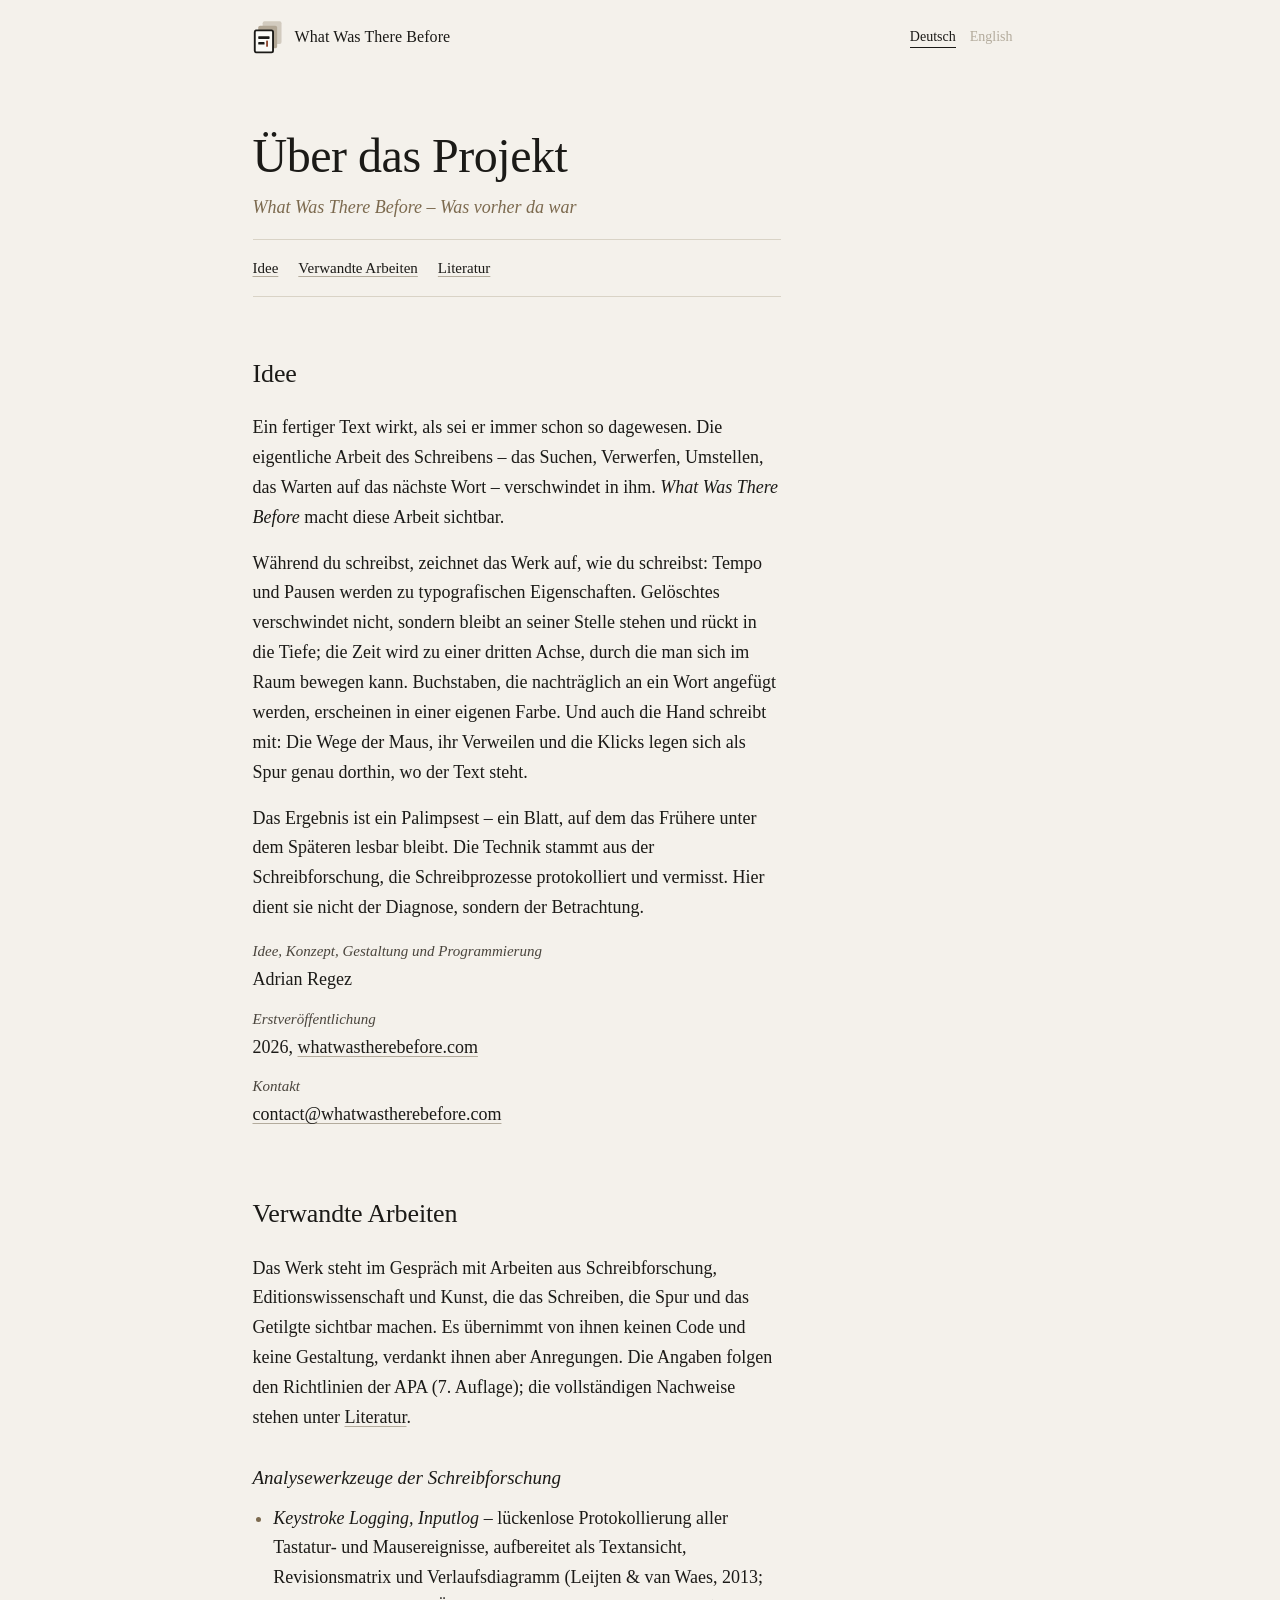
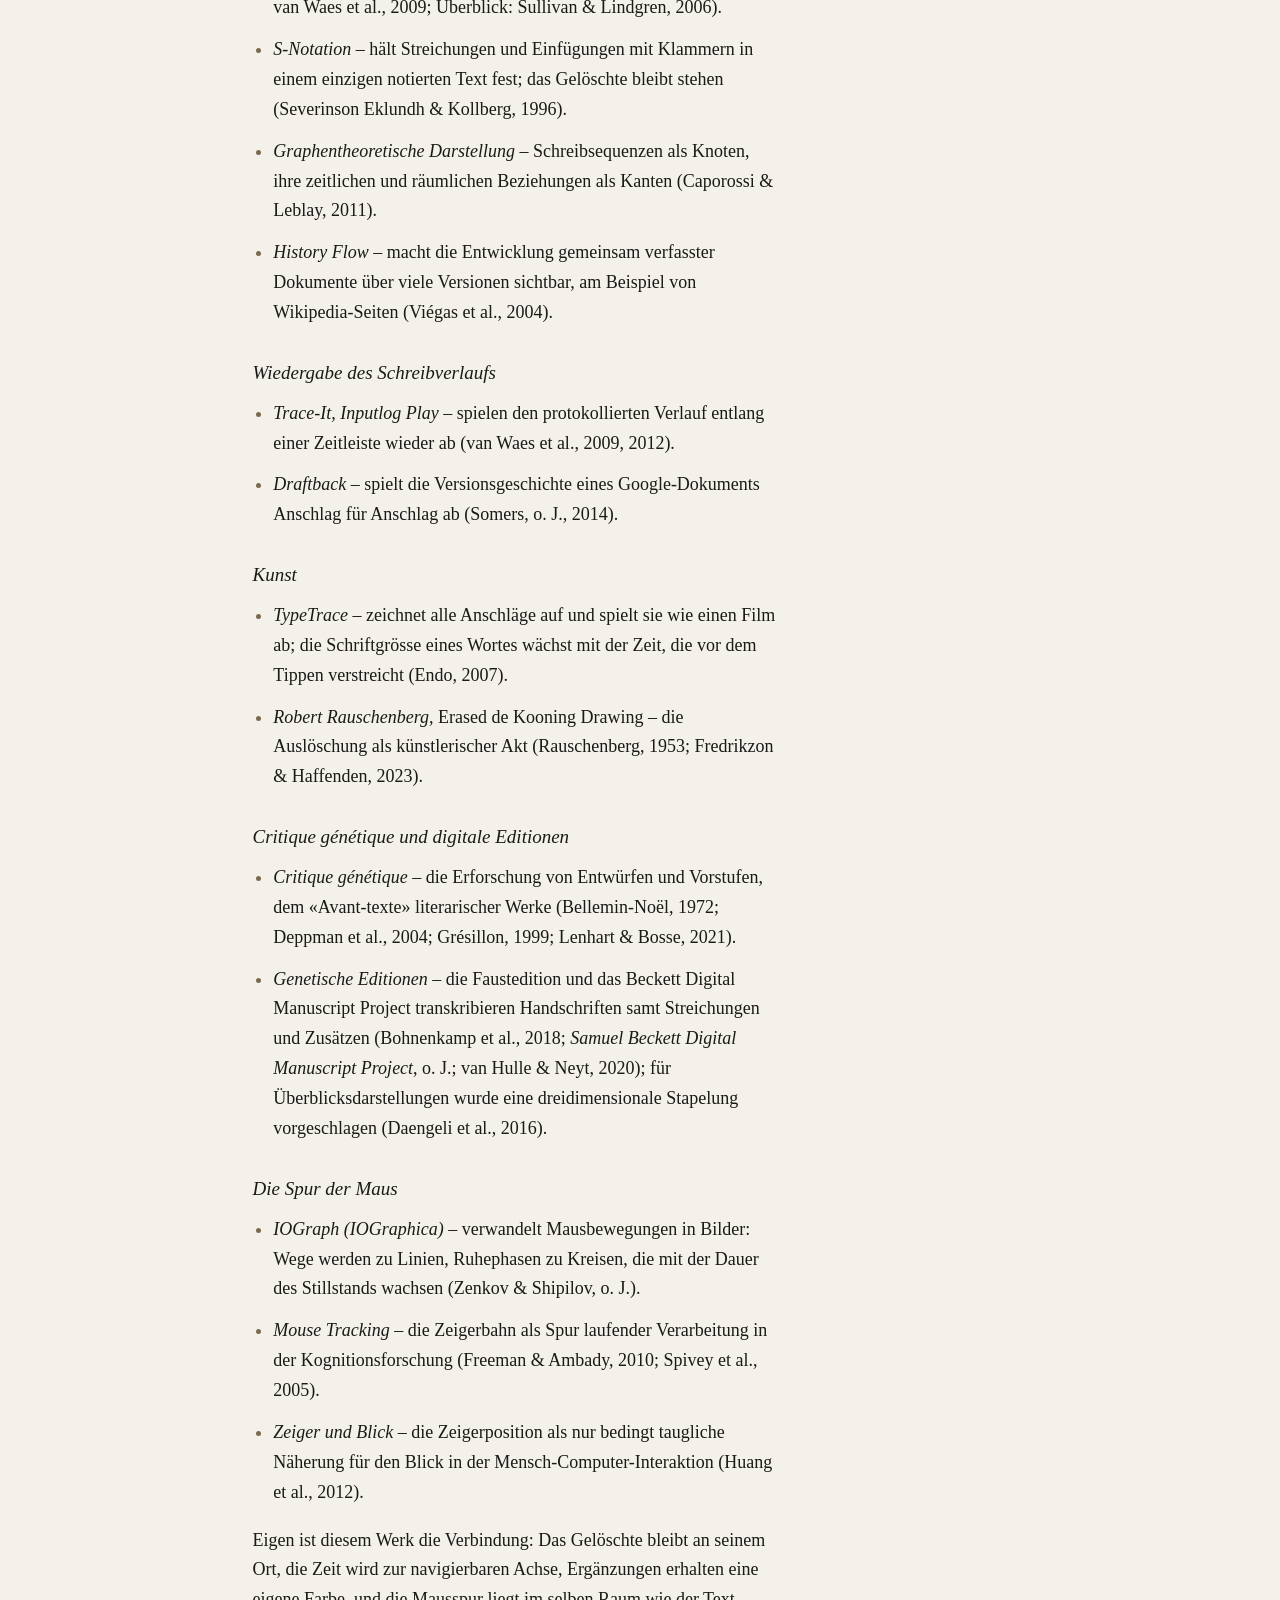
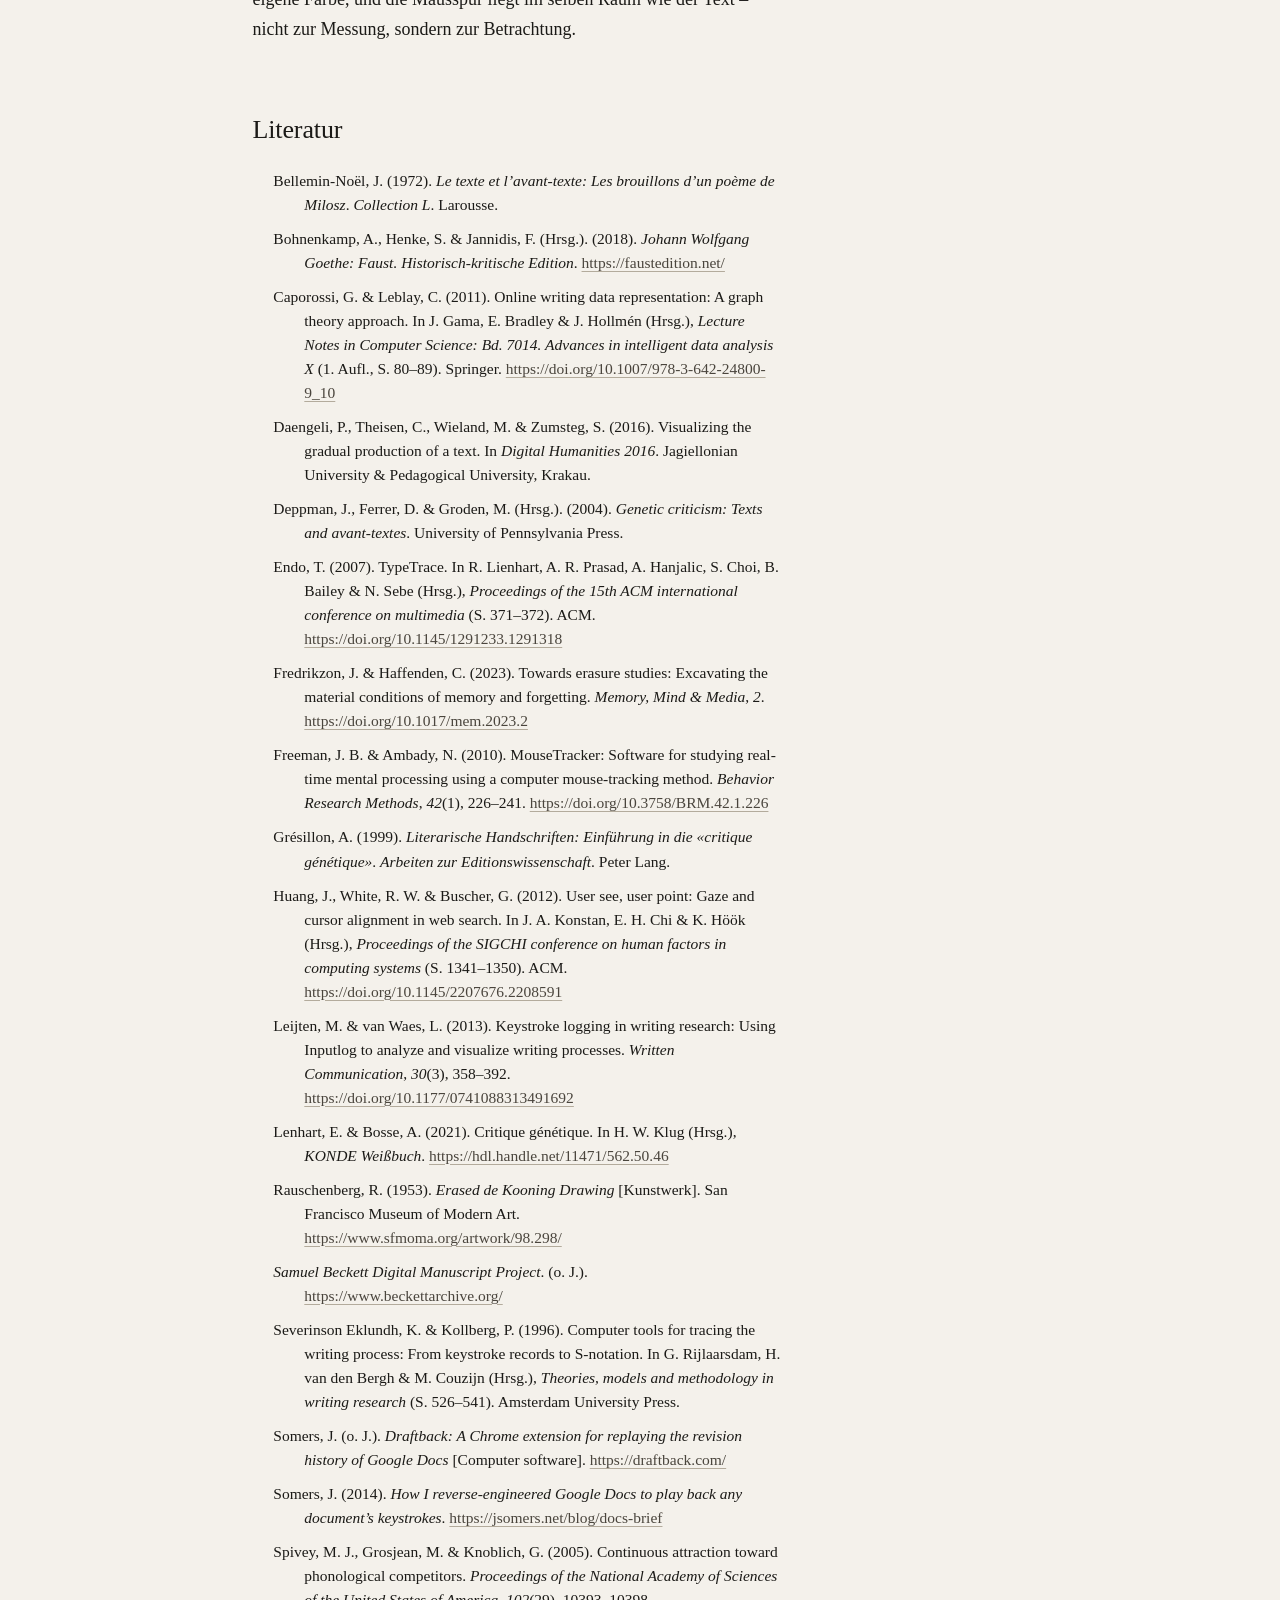
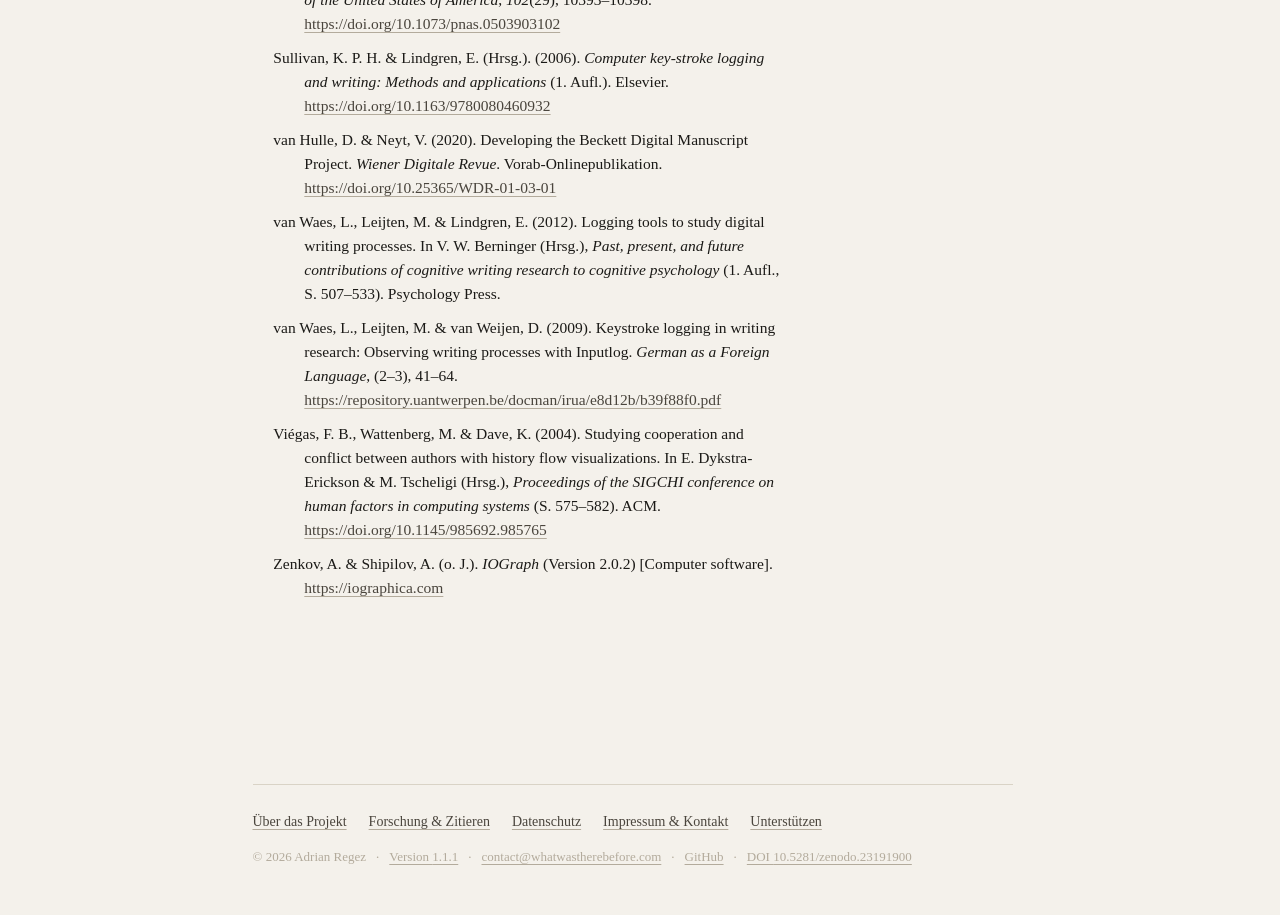
<file: info.html>
<!DOCTYPE html>
<!-- SPDX-FileCopyrightText: 2026 Adrian Regez -->
<!-- SPDX-License-Identifier: MIT -->
<html lang="de">
<head>
  <meta charset="UTF-8" />
  <meta name="viewport" content="width=device-width, initial-scale=1.0" />
  <title>Weiterleitung – What Was There Before</title>
  <!-- Diese Seite gibt es nicht mehr. Alte Links (info.html#…) werden auf die neuen Unterseiten umgeleitet. -->
  <meta name="robots" content="noindex, follow" />
  <link rel="canonical" href="https://whatwastherebefore.com/about.html" />
  <meta http-equiv="refresh" content="1; url=about.html" />
  <link rel="icon" href="favicon.svg" type="image/svg+xml" />
  <script>
    (function () {
      var map = {
        idee: "about.html#idee",
        umfeld: "about.html#verwandte-arbeiten",
        forschung: "research.html#forschung",
        zitieren: "research.html#zitieren",
        lizenz: "research.html#lizenz",
        versionen: "research.html#versionen",
        datenschutz: "privacy.html",
        impressum: "legal.html"
      };
      var target = map[location.hash.slice(1)] || "about.html";
      var parts = target.split("#");
      var en = /[?&]lang=en(&|$)/.test(location.search);
      location.replace(parts[0] + (en ? "?lang=en" : "") + (parts[1] ? "#" + parts[1] : ""));
    })();
  </script>
</head>
<body>
  <p><a href="about.html">What Was There Before – Über das Projekt / About the project</a></p>
</body>
</html>
</file>
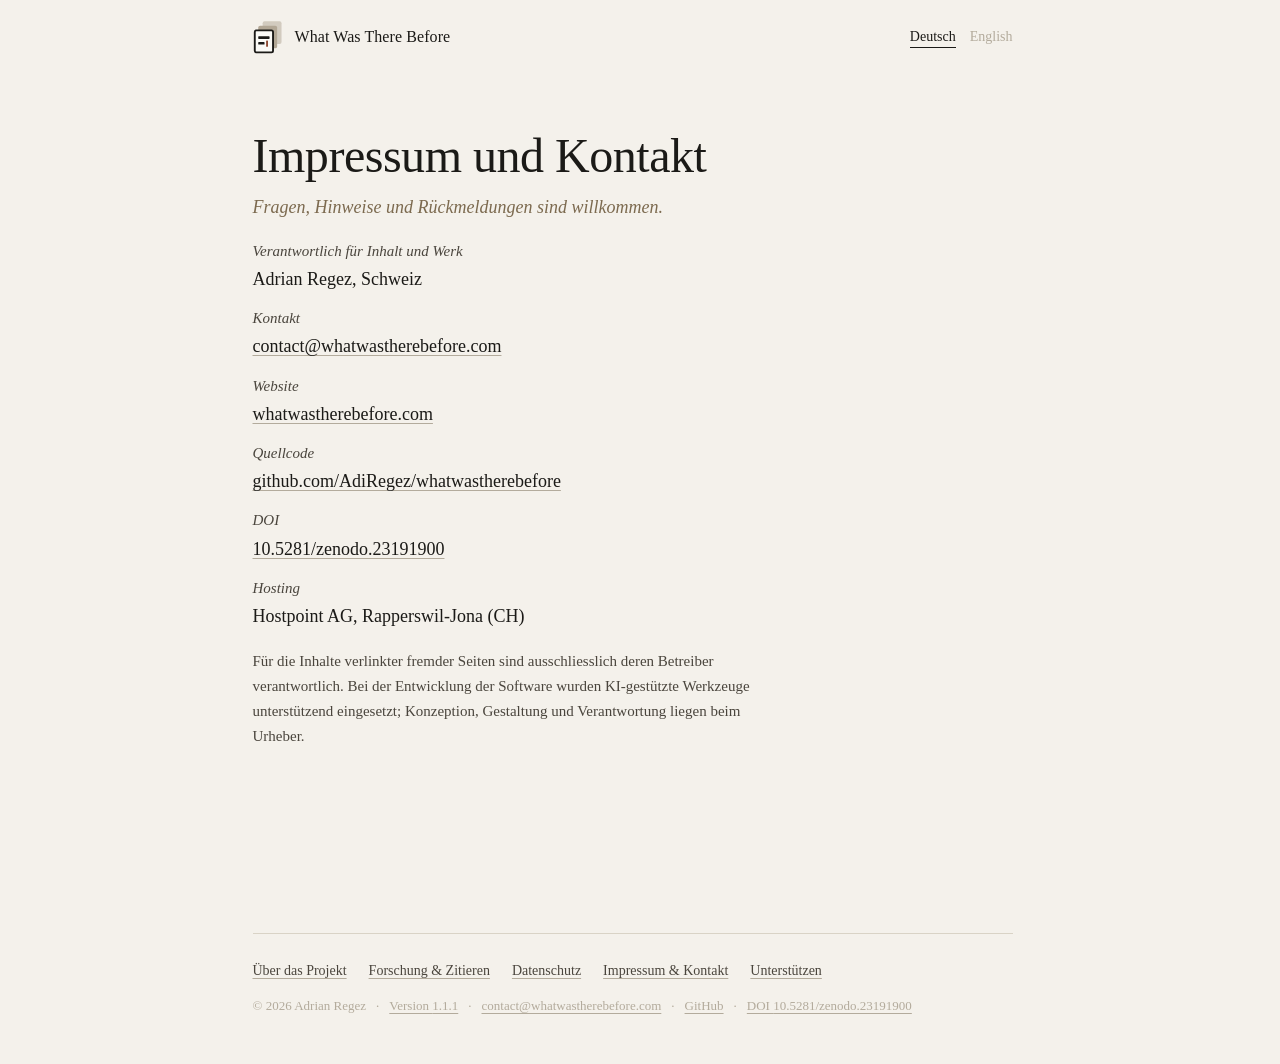
<file: legal.html>
<!DOCTYPE html>
<!-- SPDX-FileCopyrightText: 2026 Adrian Regez -->
<!-- SPDX-License-Identifier: MIT AND CC-BY-4.0 -->
<!-- Code: MIT. Seitentexte und eingebettetes Logo: CC BY 4.0. Siehe LICENSE.txt. -->
<html lang="de">
<head>
  <meta charset="UTF-8" />
  <meta name="viewport" content="width=device-width, initial-scale=1.0" />
  <script>/* Sprache vor dem ersten Zeichnen setzen (verhindert Aufflackern) und
     kanonische Adresse je Sprache angeben (Deutsch und Englisch werden getrennt indexiert) */
    (function () {
      var en = /[?&]lang=en(&|$)/.test(location.search);
      if (en) document.documentElement.lang = "en";
      var l = document.createElement("link");
      l.rel = "canonical"; l.href = "https://whatwastherebefore.com/legal.html" + (en ? "?lang=en" : "");
      document.head.appendChild(l);
    })();</script>
  <title>Impressum und Kontakt – What Was There Before</title>
  <meta name="description" content="Impressum und Kontakt von What Was There Before." />
  <meta name="author" content="Adrian Regez" />
  <meta name="robots" content="index, follow, max-image-preview:large" />
  <link rel="alternate" hreflang="de" href="https://whatwastherebefore.com/legal.html" />
  <link rel="alternate" hreflang="en" href="https://whatwastherebefore.com/legal.html?lang=en" />
  <link rel="alternate" hreflang="x-default" href="https://whatwastherebefore.com/legal.html" />

  <meta property="og:type" content="website" />
  <meta property="og:site_name" content="What Was There Before" />
  <meta property="og:title" content="Impressum und Kontakt – What Was There Before" />
  <meta property="og:description" content="Impressum und Kontakt von What Was There Before." />
  <meta property="og:url" content="https://whatwastherebefore.com/legal.html" />
  <meta property="og:image" content="https://whatwastherebefore.com/og-image.png" />
  <meta property="og:image:width" content="1200" />
  <meta property="og:image:height" content="630" />
  <meta property="og:image:alt" content="What Was There Before – ein Palimpsest des Schreibens" />
  <meta property="og:locale" content="de_CH" />
  <meta property="og:locale:alternate" content="en_GB" />
  <meta name="twitter:card" content="summary_large_image" />

  <link rel="icon" href="favicon.svg" type="image/svg+xml" />
  <link rel="icon" href="favicon.ico" sizes="32x32" />
  <link rel="apple-touch-icon" href="apple-touch-icon.png" />
  <meta name="theme-color" content="#f4f1eb" />
  <link rel="stylesheet" href="style.css" />
</head>
<body data-page="legal" class="page-info">

  <header class="site-head">
    <a class="brand" href="./" data-internal="./" data-i18n-aria="homeLabel" aria-label="What Was There Before – zum Werk">
      <svg class="brand-mark" viewBox="9 6 47 54" aria-hidden="true" focusable="false"><rect x="24" y="8" width="30" height="36" rx="3" fill="#d2cbbf"/><rect x="17" y="15" width="30" height="36" rx="3" fill="#b2a795"/><rect x="11.5" y="22.5" width="29" height="35" rx="2.5" fill="#fbfaf6" stroke="#1b1a17" stroke-width="3"/><rect x="17" y="32" width="18" height="4" rx="1" fill="#1b1a17"/><rect x="17" y="41" width="10" height="4" rx="1" fill="#1b1a17"/><rect x="29.5" y="38.5" width="3" height="10" rx="1" fill="#8f4a33"/></svg><span class="brand-name" lang="en">What Was There Before</span>
    </a>
    <div class="lang-switch" role="group" data-i18n-aria="langLabel" aria-label="Sprache">
      <button type="button" data-set-lang="de" lang="de" aria-pressed="true">Deutsch</button>
      <button type="button" data-set-lang="en" lang="en" aria-pressed="false">English</button>
    </div>
  </header>

  <main>
  <article class="doc">

    <h1 class="doc-title"><span data-lang="de">Impressum und Kontakt</span><span data-lang="en">Legal notice and contact</span></h1>
    <p class="doc-sub">
      <span data-lang="de">Fragen, Hinweise und Rückmeldungen sind willkommen.</span>
      <span data-lang="en">Questions, comments and feedback are welcome.</span>
    </p>

    <section id="impressum">
      <dl class="facts">
        <dt><span data-lang="de">Verantwortlich für Inhalt und Werk</span><span data-lang="en">Responsible for content and work</span></dt>
        <dd><span data-site="author">Adrian Regez</span>, <span data-site="location">Schweiz</span></dd>
        <dt><span data-lang="de">Kontakt</span><span data-lang="en">Contact</span></dt>
        <dd><a href="mailto:contact@whatwastherebefore.com" data-mail>contact@whatwastherebefore.com</a></dd>
        <dt>Website</dt>
        <dd><a href="https://whatwastherebefore.com" data-site-href="url"><span data-site="url">whatwastherebefore.com</span></a></dd>
        <dt data-when="repo" hidden><span data-lang="de">Quellcode</span><span data-lang="en">Source code</span></dt>
        <dd data-when="repo" hidden><a href="#" data-site-href="repo" target="_blank" rel="noopener noreferrer"><span data-site="repo"></span></a></dd>
        <dt data-when="doi" hidden>DOI</dt>
        <dd data-when="doi" hidden><a href="#" data-site-href="doi" target="_blank" rel="noopener noreferrer"><span data-site="doi"></span></a></dd>
        <dt>Hosting</dt>
        <dd><span data-site="host"></span></dd>
      </dl>
      <p class="small">
        <span data-lang="de">Für die Inhalte verlinkter fremder Seiten sind ausschliesslich deren Betreiber verantwortlich. Bei der Entwicklung der Software wurden KI-gestützte Werkzeuge unterstützend eingesetzt; Konzeption, Gestaltung und Verantwortung liegen beim Urheber.</span>
        <span data-lang="en">The operators of linked external pages are solely responsible for their content. AI-assisted tools were used in a supporting role in developing the software; concept, design and responsibility lie with the author.</span>
      </p>
    </section>

  </article>
  </main>

  <footer class="site-foot">
    <nav class="foot-nav" data-i18n-aria="footNavLabel" aria-label="Weitere Seiten">
      <a href="about.html" data-internal="about.html"><span data-lang="de">Über das Projekt</span><span data-lang="en">About the project</span></a>
      <a href="research.html" data-internal="research.html"><span data-lang="de">Forschung &amp; Zitieren</span><span data-lang="en">Research &amp; citation</span></a>
      <a href="privacy.html" data-internal="privacy.html"><span data-lang="de">Datenschutz</span><span data-lang="en">Privacy</span></a>
      <a href="legal.html" data-internal="legal.html"><span data-lang="de">Impressum &amp; Kontakt</span><span data-lang="en">Legal notice &amp; contact</span></a>
      <a href="support.html" data-internal="support.html" data-when="sponsors"><span data-lang="de">Unterstützen</span><span data-lang="en">Support</span></a>
    </nav>
    <p class="foot-meta">
      <span>&copy; <span data-site="year">2026</span> <span data-site="author">Adrian Regez</span></span>
      <span><a href="research.html#versionen" data-internal="research.html#versionen">Version <span data-site="version">1.0.0</span></a></span>
      <span><a href="mailto:contact@whatwastherebefore.com" data-mail>contact@whatwastherebefore.com</a></span>
      <span data-when="repo" hidden><a href="#" data-site-href="repo" target="_blank" rel="noopener noreferrer">GitHub</a></span>
      <span data-when="doi" hidden><a href="#" data-site-href="doi" target="_blank" rel="noopener noreferrer">DOI <span data-site="doi"></span></a></span>
    </p>
  </footer>

  <script src="site.js"></script>
</body>
</html>
</file>
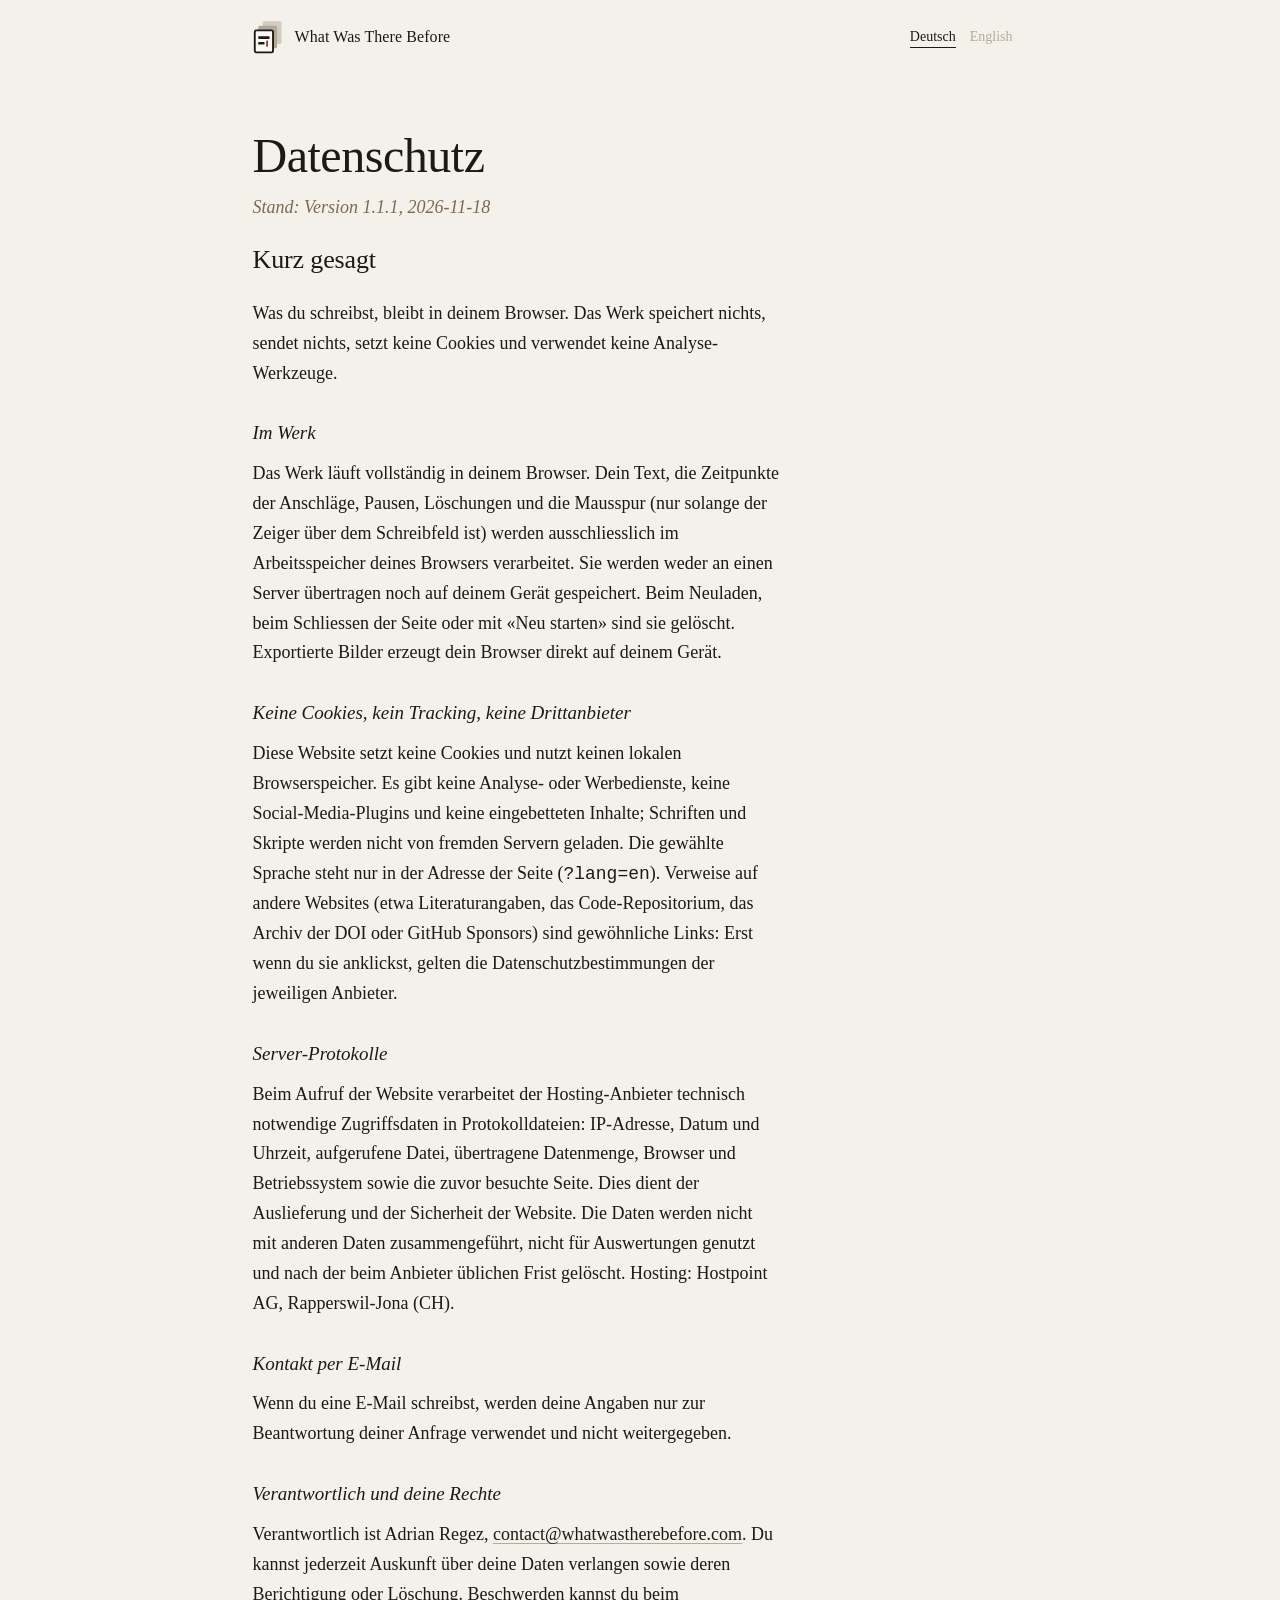
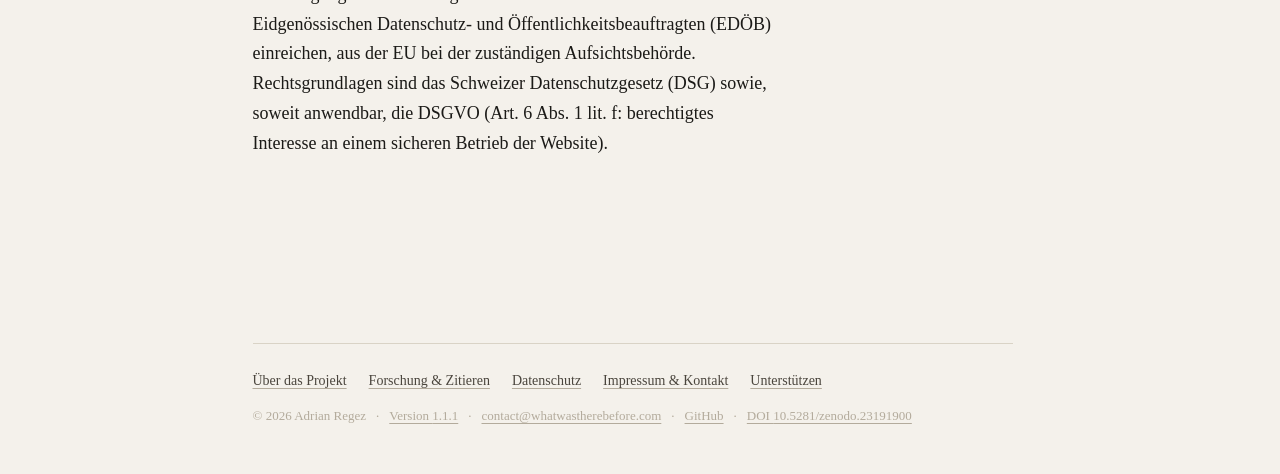
<file: privacy.html>
<!DOCTYPE html>
<!-- SPDX-FileCopyrightText: 2026 Adrian Regez -->
<!-- SPDX-License-Identifier: MIT AND CC-BY-4.0 -->
<!-- Code: MIT. Seitentexte und eingebettetes Logo: CC BY 4.0. Siehe LICENSE.txt. -->
<html lang="de">
<head>
  <meta charset="UTF-8" />
  <meta name="viewport" content="width=device-width, initial-scale=1.0" />
  <script>/* Sprache vor dem ersten Zeichnen setzen (verhindert Aufflackern) und
     kanonische Adresse je Sprache angeben (Deutsch und Englisch werden getrennt indexiert) */
    (function () {
      var en = /[?&]lang=en(&|$)/.test(location.search);
      if (en) document.documentElement.lang = "en";
      var l = document.createElement("link");
      l.rel = "canonical"; l.href = "https://whatwastherebefore.com/privacy.html" + (en ? "?lang=en" : "");
      document.head.appendChild(l);
    })();</script>
  <title>Datenschutz – What Was There Before</title>
  <meta name="description" content="Datenschutz bei What Was There Before: Was du schreibst, bleibt in deinem Browser. Keine Cookies, kein Tracking." />
  <meta name="author" content="Adrian Regez" />
  <meta name="robots" content="index, follow, max-image-preview:large" />
  <link rel="alternate" hreflang="de" href="https://whatwastherebefore.com/privacy.html" />
  <link rel="alternate" hreflang="en" href="https://whatwastherebefore.com/privacy.html?lang=en" />
  <link rel="alternate" hreflang="x-default" href="https://whatwastherebefore.com/privacy.html" />

  <meta property="og:type" content="website" />
  <meta property="og:site_name" content="What Was There Before" />
  <meta property="og:title" content="Datenschutz – What Was There Before" />
  <meta property="og:description" content="Datenschutz bei What Was There Before: Was du schreibst, bleibt in deinem Browser. Keine Cookies, kein Tracking." />
  <meta property="og:url" content="https://whatwastherebefore.com/privacy.html" />
  <meta property="og:image" content="https://whatwastherebefore.com/og-image.png" />
  <meta property="og:image:width" content="1200" />
  <meta property="og:image:height" content="630" />
  <meta property="og:image:alt" content="What Was There Before – ein Palimpsest des Schreibens" />
  <meta property="og:locale" content="de_CH" />
  <meta property="og:locale:alternate" content="en_GB" />
  <meta name="twitter:card" content="summary_large_image" />

  <link rel="icon" href="favicon.svg" type="image/svg+xml" />
  <link rel="icon" href="favicon.ico" sizes="32x32" />
  <link rel="apple-touch-icon" href="apple-touch-icon.png" />
  <meta name="theme-color" content="#f4f1eb" />
  <link rel="stylesheet" href="style.css" />
</head>
<body data-page="privacy" class="page-info">

  <header class="site-head">
    <a class="brand" href="./" data-internal="./" data-i18n-aria="homeLabel" aria-label="What Was There Before – zum Werk">
      <svg class="brand-mark" viewBox="9 6 47 54" aria-hidden="true" focusable="false"><rect x="24" y="8" width="30" height="36" rx="3" fill="#d2cbbf"/><rect x="17" y="15" width="30" height="36" rx="3" fill="#b2a795"/><rect x="11.5" y="22.5" width="29" height="35" rx="2.5" fill="#fbfaf6" stroke="#1b1a17" stroke-width="3"/><rect x="17" y="32" width="18" height="4" rx="1" fill="#1b1a17"/><rect x="17" y="41" width="10" height="4" rx="1" fill="#1b1a17"/><rect x="29.5" y="38.5" width="3" height="10" rx="1" fill="#8f4a33"/></svg><span class="brand-name" lang="en">What Was There Before</span>
    </a>
    <div class="lang-switch" role="group" data-i18n-aria="langLabel" aria-label="Sprache">
      <button type="button" data-set-lang="de" lang="de" aria-pressed="true">Deutsch</button>
      <button type="button" data-set-lang="en" lang="en" aria-pressed="false">English</button>
    </div>
  </header>

  <main>
  <article class="doc">

    <h1 class="doc-title"><span data-lang="de">Datenschutz</span><span data-lang="en">Privacy</span></h1>
    <p class="doc-sub">
      <span data-lang="de">Stand: Version <span data-site="version">1.0.0</span>, <span data-site="versionDate">2026-10-05</span></span>
      <span data-lang="en">As of version <span data-site="version">1.0.0</span>, <span data-site="versionDate">2026-10-05</span></span>
    </p>

    <section id="datenschutz">
      <div data-lang="de">
        <h2 id="kurz">Kurz gesagt</h2>
        <p>
          Was du schreibst, bleibt in deinem Browser. Das Werk speichert nichts, sendet nichts,
          setzt keine Cookies und verwendet keine Analyse-Werkzeuge.
        </p>

        <h3>Im Werk</h3>
        <p>
          Das Werk läuft vollständig in deinem Browser. Dein Text, die Zeitpunkte der Anschläge,
          Pausen, Löschungen und die Mausspur (nur solange der Zeiger über dem Schreibfeld ist)
          werden ausschliesslich im Arbeitsspeicher deines Browsers verarbeitet. Sie werden weder an
          einen Server übertragen noch auf deinem Gerät gespeichert. Beim Neuladen, beim Schliessen
          der Seite oder mit &laquo;Neu starten&raquo; sind sie gelöscht. Exportierte Bilder erzeugt dein
          Browser direkt auf deinem Gerät.
        </p>

        <h3>Keine Cookies, kein Tracking, keine Drittanbieter</h3>
        <p>
          Diese Website setzt keine Cookies und nutzt keinen lokalen Browserspeicher. Es gibt keine
          Analyse- oder Werbedienste, keine Social-Media-Plugins und keine eingebetteten Inhalte;
          Schriften und Skripte werden nicht von fremden Servern geladen. Die gewählte Sprache steht
          nur in der Adresse der Seite (<code>?lang=en</code>). Verweise auf andere Websites (etwa
          Literaturangaben, das Code-Repositorium, das Archiv der DOI oder GitHub Sponsors) sind gewöhnliche Links:
          Erst wenn du sie anklickst, gelten die Datenschutzbestimmungen der jeweiligen Anbieter.
        </p>

        <h3>Server-Protokolle</h3>
        <p>
          Beim Aufruf der Website verarbeitet der Hosting-Anbieter technisch notwendige Zugriffsdaten
          in Protokolldateien: IP-Adresse, Datum und Uhrzeit, aufgerufene Datei, übertragene
          Datenmenge, Browser und Betriebssystem sowie die zuvor besuchte Seite. Dies dient der
          Auslieferung und der Sicherheit der Website. Die Daten werden nicht mit anderen Daten
          zusammengeführt, nicht für Auswertungen genutzt und nach der beim Anbieter üblichen Frist
          gelöscht. Hosting: <span data-site="host"></span>.
        </p>

        <h3>Kontakt per E-Mail</h3>
        <p>
          Wenn du eine E-Mail schreibst, werden deine Angaben nur zur Beantwortung deiner Anfrage
          verwendet und nicht weitergegeben.
        </p>

        <h3>Verantwortlich und deine Rechte</h3>
        <p>
          Verantwortlich ist <span data-site="author">Adrian Regez</span>,
          <a href="mailto:contact@whatwastherebefore.com" data-mail>contact@whatwastherebefore.com</a>.
          Du kannst jederzeit Auskunft über deine Daten verlangen sowie deren Berichtigung oder Löschung.
          Beschwerden kannst du beim Eidgenössischen Datenschutz- und Öffentlichkeitsbeauftragten
          (EDÖB) einreichen, aus der EU bei der zuständigen Aufsichtsbehörde. Rechtsgrundlagen sind
          das Schweizer Datenschutzgesetz (DSG) sowie, soweit anwendbar, die DSGVO (Art. 6 Abs. 1
          lit. f: berechtigtes Interesse an einem sicheren Betrieb der Website).
        </p>
      </div>

      <div data-lang="en">
        <h2 id="in-short">In short</h2>
        <p>
          What you write stays in your browser. The work stores nothing, sends nothing, sets no
          cookies and uses no analytics.
        </p>

        <h3>Within the work</h3>
        <p>
          The work runs entirely in your browser. Your text, the timing of keystrokes, pauses,
          deletions and the mouse trail (only while the pointer is over the writing field) are
          processed solely in your browser&rsquo;s memory. They are neither sent to a server nor saved
          on your device. Reloading, closing the page or &ldquo;Start over&rdquo; deletes them. Exported
          images are created by your browser directly on your device.
        </p>

        <h3>No cookies, no tracking, no third parties</h3>
        <p>
          This website sets no cookies and uses no local browser storage. There are no analytics or
          advertising services, no social media plugins and no embedded content; fonts and scripts
          are not loaded from third-party servers. The chosen language is kept only in the page
          address (<code>?lang=en</code>). Links to other websites (such as references, the code
          repository, the DOI archive or GitHub Sponsors) are ordinary links: only when you click them do the privacy
          policies of the respective providers apply.
        </p>

        <h3>Server logs</h3>
        <p>
          When you visit the website, the hosting provider processes technically necessary access
          data in log files: IP address, date and time, requested file, amount of data transferred,
          browser and operating system, and the previously visited page. This serves to deliver the
          website and keep it secure. The data is not combined with other data, not analysed and is
          deleted after the provider&rsquo;s usual retention period. Hosting: <span data-site="host"></span>.
        </p>

        <h3>Contact by email</h3>
        <p>
          If you send an email, your details are used only to answer your enquiry and are not passed on.
        </p>

        <h3>Controller and your rights</h3>
        <p>
          The controller is <span data-site="author">Adrian Regez</span>,
          <a href="mailto:contact@whatwastherebefore.com" data-mail>contact@whatwastherebefore.com</a>.
          You may request information about your data at any time, as well as its correction or deletion.
          Complaints can be lodged with the Swiss Federal Data Protection and Information Commissioner
          (FDPIC) or, from the EU, with the competent supervisory authority. The legal bases are the
          Swiss Federal Act on Data Protection (FADP) and, where applicable, the GDPR (Art. 6(1)(f):
          legitimate interest in the secure operation of the website).
        </p>
      </div>
    </section>

  </article>
  </main>

  <footer class="site-foot">
    <nav class="foot-nav" data-i18n-aria="footNavLabel" aria-label="Weitere Seiten">
      <a href="about.html" data-internal="about.html"><span data-lang="de">Über das Projekt</span><span data-lang="en">About the project</span></a>
      <a href="research.html" data-internal="research.html"><span data-lang="de">Forschung &amp; Zitieren</span><span data-lang="en">Research &amp; citation</span></a>
      <a href="privacy.html" data-internal="privacy.html"><span data-lang="de">Datenschutz</span><span data-lang="en">Privacy</span></a>
      <a href="legal.html" data-internal="legal.html"><span data-lang="de">Impressum &amp; Kontakt</span><span data-lang="en">Legal notice &amp; contact</span></a>
      <a href="support.html" data-internal="support.html" data-when="sponsors"><span data-lang="de">Unterstützen</span><span data-lang="en">Support</span></a>
    </nav>
    <p class="foot-meta">
      <span>&copy; <span data-site="year">2026</span> <span data-site="author">Adrian Regez</span></span>
      <span><a href="research.html#versionen" data-internal="research.html#versionen">Version <span data-site="version">1.0.0</span></a></span>
      <span><a href="mailto:contact@whatwastherebefore.com" data-mail>contact@whatwastherebefore.com</a></span>
      <span data-when="repo" hidden><a href="#" data-site-href="repo" target="_blank" rel="noopener noreferrer">GitHub</a></span>
      <span data-when="doi" hidden><a href="#" data-site-href="doi" target="_blank" rel="noopener noreferrer">DOI <span data-site="doi"></span></a></span>
    </p>
  </footer>

  <script src="site.js"></script>
</body>
</html>
</file>
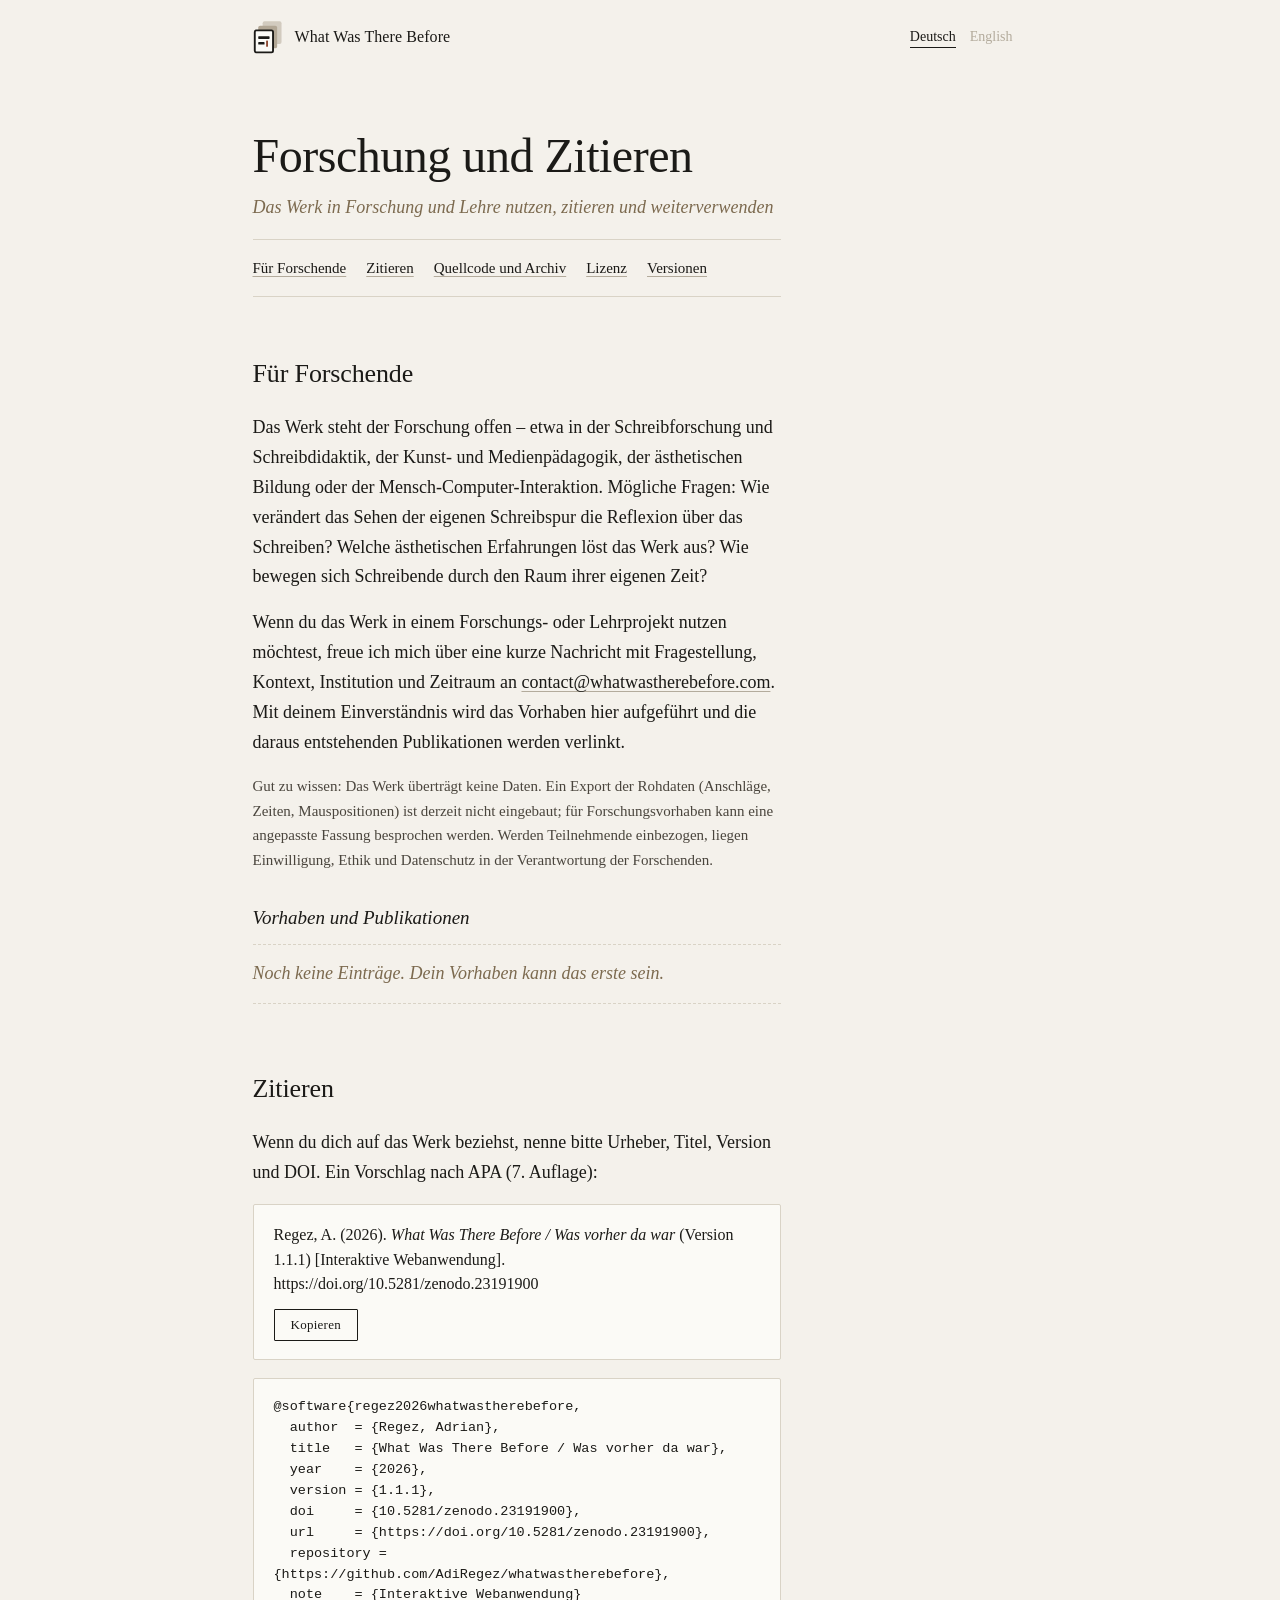
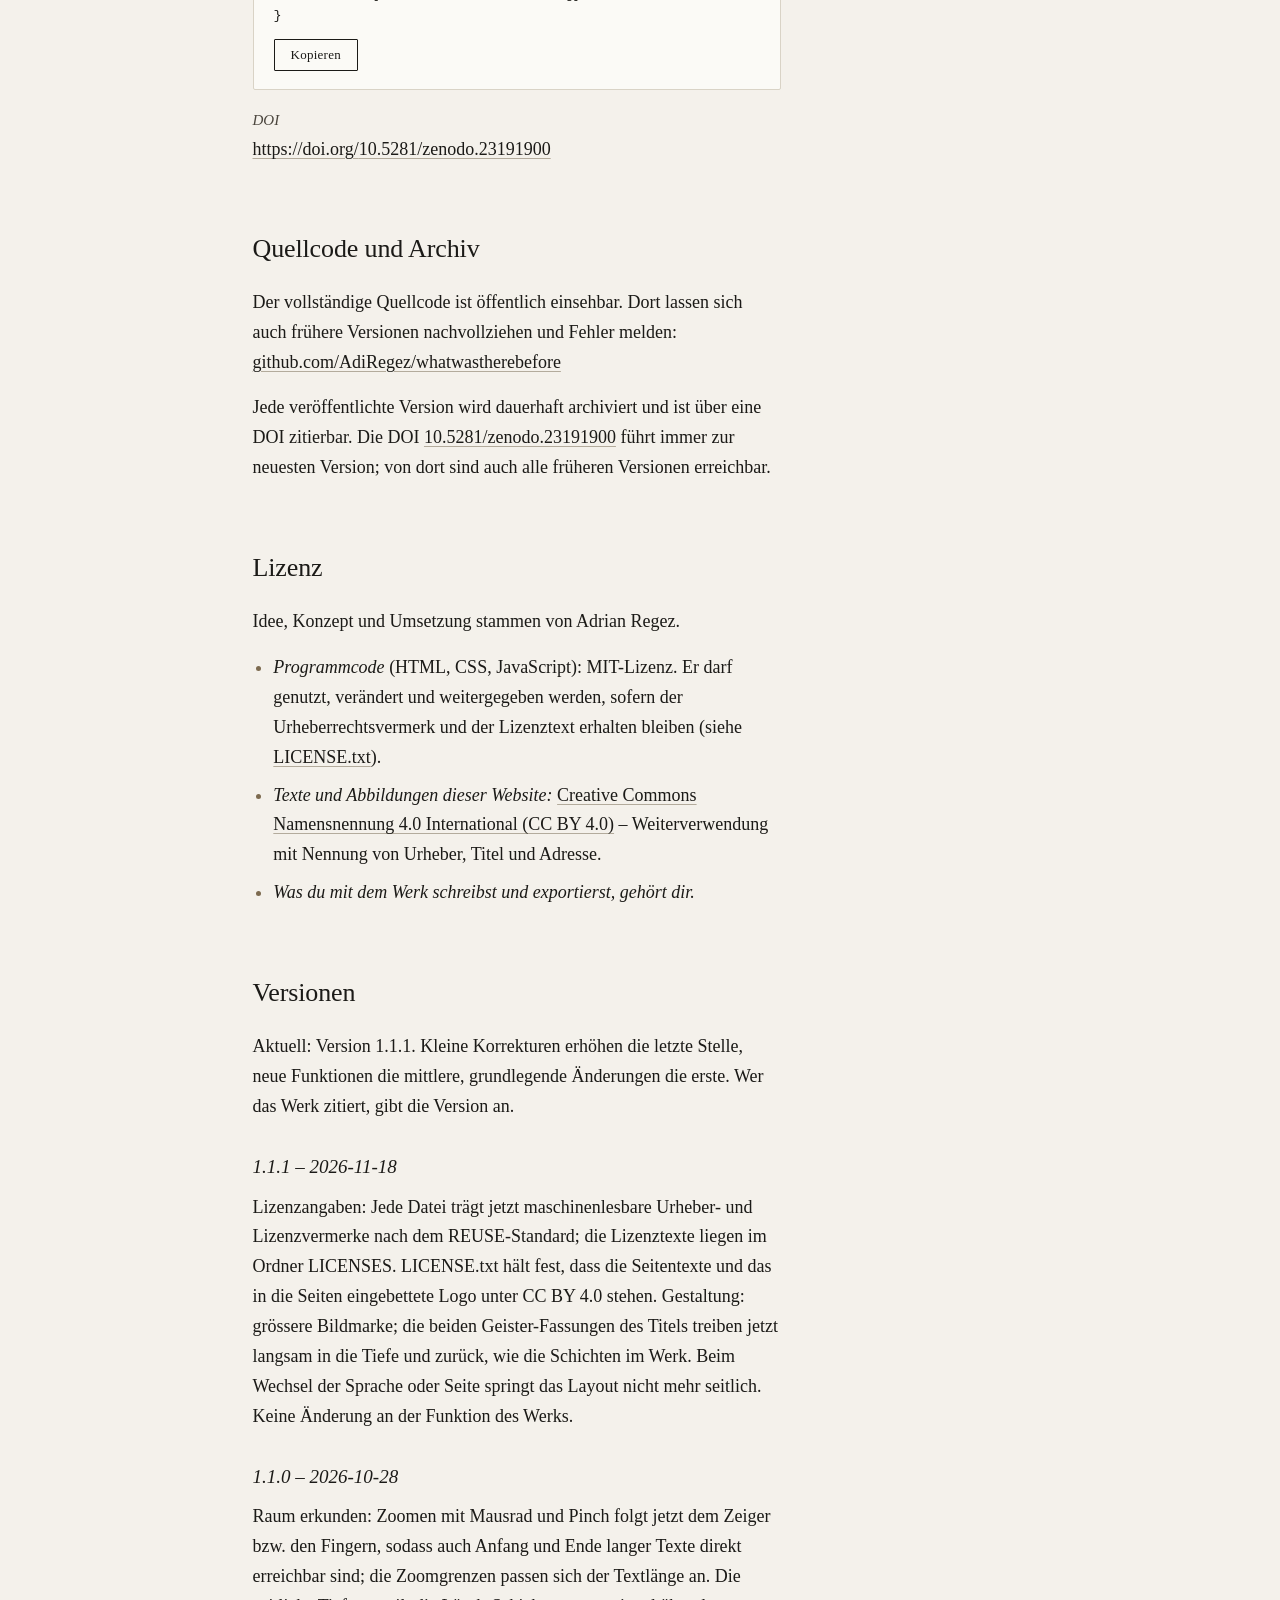
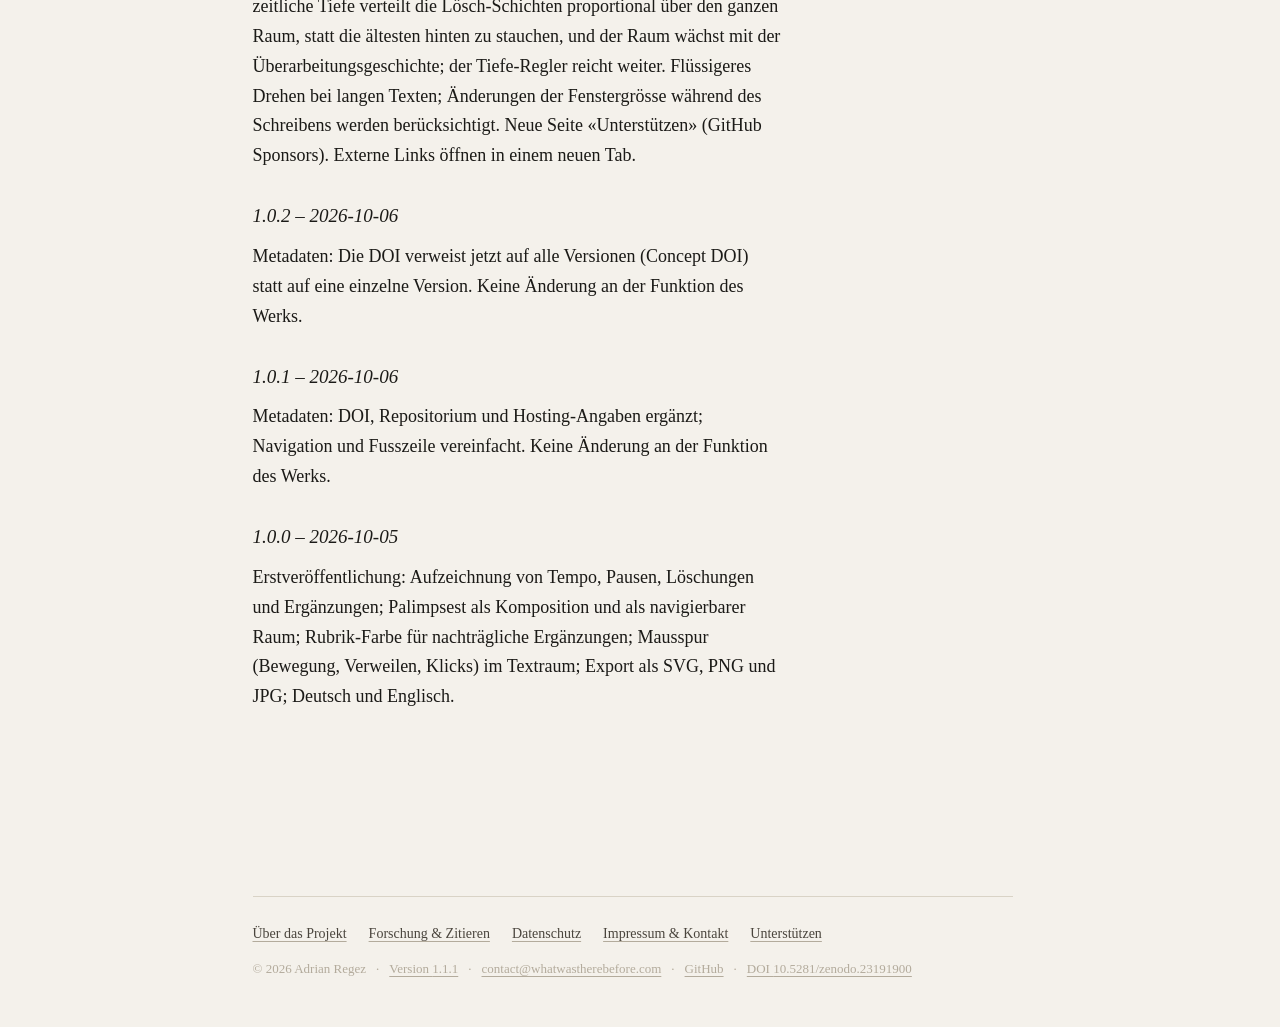
<file: research.html>
<!DOCTYPE html>
<!-- SPDX-FileCopyrightText: 2026 Adrian Regez -->
<!-- SPDX-License-Identifier: MIT AND CC-BY-4.0 -->
<!-- Code: MIT. Seitentexte und eingebettetes Logo: CC BY 4.0. Siehe LICENSE.txt. -->
<html lang="de">
<head>
  <meta charset="UTF-8" />
  <meta name="viewport" content="width=device-width, initial-scale=1.0" />
  <script>/* Sprache vor dem ersten Zeichnen setzen (verhindert Aufflackern) und
     kanonische Adresse je Sprache angeben (Deutsch und Englisch werden getrennt indexiert) */
    (function () {
      var en = /[?&]lang=en(&|$)/.test(location.search);
      if (en) document.documentElement.lang = "en";
      var l = document.createElement("link");
      l.rel = "canonical"; l.href = "https://whatwastherebefore.com/research.html" + (en ? "?lang=en" : "");
      document.head.appendChild(l);
    })();</script>
  <title>Forschung und Zitieren – What Was There Before</title>
  <meta name="description" content="What Was There Before in Forschung und Lehre: Zitiervorschlag, DOI, Quellcode, Lizenz und Versionen." />
  <meta name="author" content="Adrian Regez" />
  <meta name="robots" content="index, follow, max-image-preview:large" />
  <link rel="alternate" hreflang="de" href="https://whatwastherebefore.com/research.html" />
  <link rel="alternate" hreflang="en" href="https://whatwastherebefore.com/research.html?lang=en" />
  <link rel="alternate" hreflang="x-default" href="https://whatwastherebefore.com/research.html" />

  <meta property="og:type" content="website" />
  <meta property="og:site_name" content="What Was There Before" />
  <meta property="og:title" content="Forschung und Zitieren – What Was There Before" />
  <meta property="og:description" content="What Was There Before in Forschung und Lehre: Zitiervorschlag, DOI, Quellcode, Lizenz und Versionen." />
  <meta property="og:url" content="https://whatwastherebefore.com/research.html" />
  <meta property="og:image" content="https://whatwastherebefore.com/og-image.png" />
  <meta property="og:image:width" content="1200" />
  <meta property="og:image:height" content="630" />
  <meta property="og:image:alt" content="What Was There Before – ein Palimpsest des Schreibens" />
  <meta property="og:locale" content="de_CH" />
  <meta property="og:locale:alternate" content="en_GB" />
  <meta name="twitter:card" content="summary_large_image" />

  <link rel="icon" href="favicon.svg" type="image/svg+xml" />
  <link rel="icon" href="favicon.ico" sizes="32x32" />
  <link rel="apple-touch-icon" href="apple-touch-icon.png" />
  <meta name="theme-color" content="#f4f1eb" />
  <link rel="stylesheet" href="style.css" />
</head>
<body data-page="research" class="page-info">

  <header class="site-head">
    <a class="brand" href="./" data-internal="./" data-i18n-aria="homeLabel" aria-label="What Was There Before – zum Werk">
      <svg class="brand-mark" viewBox="9 6 47 54" aria-hidden="true" focusable="false"><rect x="24" y="8" width="30" height="36" rx="3" fill="#d2cbbf"/><rect x="17" y="15" width="30" height="36" rx="3" fill="#b2a795"/><rect x="11.5" y="22.5" width="29" height="35" rx="2.5" fill="#fbfaf6" stroke="#1b1a17" stroke-width="3"/><rect x="17" y="32" width="18" height="4" rx="1" fill="#1b1a17"/><rect x="17" y="41" width="10" height="4" rx="1" fill="#1b1a17"/><rect x="29.5" y="38.5" width="3" height="10" rx="1" fill="#8f4a33"/></svg><span class="brand-name" lang="en">What Was There Before</span>
    </a>
    <div class="lang-switch" role="group" data-i18n-aria="langLabel" aria-label="Sprache">
      <button type="button" data-set-lang="de" lang="de" aria-pressed="true">Deutsch</button>
      <button type="button" data-set-lang="en" lang="en" aria-pressed="false">English</button>
    </div>
  </header>

  <main>
  <article class="doc">

    <h1 class="doc-title"><span data-lang="de">Forschung und Zitieren</span><span data-lang="en">Research and citation</span></h1>
    <p class="doc-sub">
      <span data-lang="de">Das Werk in Forschung und Lehre nutzen, zitieren und weiterverwenden</span>
      <span data-lang="en">Using, citing and reusing the work in research and teaching</span>
    </p>

    <nav class="toc" data-i18n-aria="tocLabel" aria-label="Inhalt dieser Seite">
      <a href="#forschung"><span data-lang="de">Für Forschende</span><span data-lang="en">For researchers</span></a>
      <a href="#zitieren"><span data-lang="de">Zitieren</span><span data-lang="en">How to cite</span></a>
      <a href="#quellcode"><span data-lang="de">Quellcode und Archiv</span><span data-lang="en">Source code and archive</span></a>
      <a href="#lizenz"><span data-lang="de">Lizenz</span><span data-lang="en">Licence</span></a>
      <a href="#versionen"><span data-lang="de">Versionen</span><span data-lang="en">Versions</span></a>
    </nav>


    <!-- ============================ FORSCHUNG ============================ -->
    <section id="forschung">
      <h2><span data-lang="de">Für Forschende</span><span data-lang="en">For researchers</span></h2>
      <div data-lang="de">
        <p>
          Das Werk steht der Forschung offen &ndash; etwa in der Schreibforschung und
          Schreibdidaktik, der Kunst- und Medienpädagogik, der ästhetischen Bildung oder der
          Mensch-Computer-Interaktion. Mögliche Fragen: Wie verändert das Sehen der eigenen
          Schreibspur die Reflexion über das Schreiben? Welche ästhetischen Erfahrungen löst das
          Werk aus? Wie bewegen sich Schreibende durch den Raum ihrer eigenen Zeit?
        </p>
        <p>
          Wenn du das Werk in einem Forschungs- oder Lehrprojekt nutzen möchtest, freue ich mich über
          eine kurze Nachricht mit Fragestellung, Kontext, Institution und Zeitraum an
          <a href="mailto:contact@whatwastherebefore.com" data-mail>contact@whatwastherebefore.com</a>.
          Mit deinem Einverständnis wird das Vorhaben hier aufgeführt und die daraus entstehenden
          Publikationen werden verlinkt.
        </p>
        <p class="small">
          Gut zu wissen: Das Werk überträgt keine Daten. Ein Export der Rohdaten (Anschläge, Zeiten,
          Mauspositionen) ist derzeit nicht eingebaut; für Forschungsvorhaben kann eine angepasste
          Fassung besprochen werden. Werden Teilnehmende einbezogen, liegen Einwilligung, Ethik und
          Datenschutz in der Verantwortung der Forschenden.
        </p>
        <h3>Vorhaben und Publikationen</h3>
        <p class="empty-state">Noch keine Einträge. Dein Vorhaben kann das erste sein.</p>
      </div>
      <div data-lang="en">
        <p>
          The work is open to research &ndash; for instance in writing research and writing pedagogy,
          art and media education, aesthetic education or human-computer interaction. Possible
          questions: How does seeing one&rsquo;s own writing trace change reflection on writing? What
          aesthetic experiences does the work evoke? How do writers move through the space of their own time?
        </p>
        <p>
          If you would like to use the work in a research or teaching project, I would be glad to
          receive a short message describing your question, context, institution and time frame at
          <a href="mailto:contact@whatwastherebefore.com" data-mail>contact@whatwastherebefore.com</a>.
          With your consent, the project will be listed here and resulting publications will be linked.
        </p>
        <p class="small">
          Good to know: the work transmits no data. An export of raw data (keystrokes, timings, mouse
          positions) is not currently built in; an adapted version can be discussed for research
          projects. Where participants are involved, consent, ethics and data protection are the
          responsibility of the researchers.
        </p>
        <h3>Projects and publications</h3>
        <p class="empty-state">No entries yet. Yours could be the first.</p>
      </div>
    </section>


    <!-- ============================= ZITIEREN ============================= -->
    <section id="zitieren">
      <h2><span data-lang="de">Zitieren</span><span data-lang="en">How to cite</span></h2>
      <p>
        <span data-lang="de">Wenn du dich auf das Werk beziehst, nenne bitte Urheber, Titel, Version und <span data-when="doi" hidden>DOI</span><span data-when="!doi">Adresse</span>. Ein Vorschlag nach APA (7. Auflage):</span>
        <span data-lang="en">When referring to the work, please give the author, title, version and <span data-when="doi" hidden>DOI</span><span data-when="!doi">address</span>. A suggestion in APA style (7th edition):</span>
      </p>
      <div class="cite-block">
        <p id="citeText" class="cite-text">Regez, A. (2026). <i>What Was There Before / Was vorher da war</i> (Version 1.1.1) [Interaktive Webanwendung]. https://doi.org/10.5281/zenodo.23191900</p>
        <button type="button" class="btn" data-copy="citeText"><span class="copy-label" data-i18n="copy">Kopieren</span></button>
      </div>
      <div class="cite-block">
        <pre id="citeBib"></pre>
        <button type="button" class="btn" data-copy="citeBib"><span class="copy-label" data-i18n="copy">Kopieren</span></button>
      </div>
      <dl class="facts" data-when="doi" hidden>
        <dt>DOI</dt>
        <dd><a href="#" data-site-href="doi" target="_blank" rel="noopener noreferrer">https://doi.org/<span data-site="doi"></span></a></dd>
      </dl>
    </section>


    <!-- ========================= QUELLCODE UND ARCHIV ========================= -->
    <section id="quellcode">
      <h2><span data-lang="de">Quellcode und Archiv</span><span data-lang="en">Source code and archive</span></h2>
      <div data-lang="de">
        <p data-when="repo" hidden>
          Der vollständige Quellcode ist öffentlich einsehbar. Dort lassen sich auch frühere Versionen
          nachvollziehen und Fehler melden:
          <a href="#" data-site-href="repo" target="_blank" rel="noopener noreferrer"><span data-site="repo"></span></a>
        </p>
        <p data-when="!repo">
          Der Quellcode steht unter der MIT-Lizenz und wird in einem öffentlichen Repositorium
          zugänglich gemacht.
        </p>
        <p data-when="doi" hidden>
          Jede veröffentlichte Version wird dauerhaft archiviert und ist über eine DOI zitierbar. Die DOI
          <a href="#" data-site-href="doi" target="_blank" rel="noopener noreferrer"><span data-site="doi"></span></a> führt immer
          zur neuesten Version; von dort sind auch alle früheren Versionen erreichbar.
        </p>
      </div>
      <div data-lang="en">
        <p data-when="repo" hidden>
          The complete source code is publicly available. Earlier versions can be traced and issues
          reported there:
          <a href="#" data-site-href="repo" target="_blank" rel="noopener noreferrer"><span data-site="repo"></span></a>
        </p>
        <p data-when="!repo">
          The source code is released under the MIT licence and will be made available in a public
          repository.
        </p>
        <p data-when="doi" hidden>
          Every published version is permanently archived and citable via a DOI. The DOI
          <a href="#" data-site-href="doi" target="_blank" rel="noopener noreferrer"><span data-site="doi"></span></a> always
          resolves to the latest version; all earlier versions can be reached from there.
        </p>
      </div>
    </section>


    <!-- ============================== LIZENZ ============================== -->
    <section id="lizenz">
      <h2><span data-lang="de">Lizenz</span><span data-lang="en">Licence</span></h2>
      <div data-lang="de">
        <p>
          Idee, Konzept und Umsetzung stammen von <span data-site="author">Adrian Regez</span>.
        </p>
        <ul>
          <li><em>Programmcode</em> (HTML, CSS, JavaScript): MIT-Lizenz. Er darf genutzt, verändert
            und weitergegeben werden, sofern der Urheberrechtsvermerk und der Lizenztext erhalten
            bleiben (siehe <a href="LICENSE.txt">LICENSE.txt</a>).</li>
          <li><em>Texte und Abbildungen dieser Website:</em>
            <a href="https://creativecommons.org/licenses/by/4.0/deed.de" target="_blank" rel="noopener noreferrer license">Creative Commons Namensnennung 4.0 International (CC BY 4.0)</a>
            &ndash; Weiterverwendung mit Nennung von Urheber, Titel und Adresse.</li>
          <li><em>Was du mit dem Werk schreibst und exportierst, gehört dir.</em></li>
        </ul>
      </div>
      <div data-lang="en">
        <p>
          Idea, concept and realisation by <span data-site="author">Adrian Regez</span>.
        </p>
        <ul>
          <li><em>Source code</em> (HTML, CSS, JavaScript): MIT licence. It may be used, modified and
            shared as long as the copyright notice and licence text are kept
            (see <a href="LICENSE.txt">LICENSE.txt</a>).</li>
          <li><em>Texts and images on this website:</em>
            <a href="https://creativecommons.org/licenses/by/4.0/" target="_blank" rel="noopener noreferrer license">Creative Commons Attribution 4.0 International (CC BY 4.0)</a>
            &ndash; reuse with credit to the author, title and address.</li>
          <li><em>What you write and export with the work belongs to you.</em></li>
        </ul>
      </div>
    </section>


    <!-- ============================= VERSIONEN ============================= -->
    <section id="versionen">
      <h2><span data-lang="de">Versionen</span><span data-lang="en">Versions</span></h2>
      <p>
        <span data-lang="de">Aktuell: Version <span data-site="version">1.0.0</span>. Kleine Korrekturen erhöhen die letzte Stelle, neue Funktionen die mittlere, grundlegende Änderungen die erste. Wer das Werk zitiert, gibt die Version an.</span>
        <span data-lang="en">Current: version <span data-site="version">1.0.0</span>. Small fixes raise the last number, new features the middle one, fundamental changes the first. Please state the version when citing the work.</span>
      </p>
      <h3>1.1.1 &ndash; <span data-site="versionDate">2026-11-18</span></h3>
      <p>
        <span data-lang="de">Lizenzangaben: Jede Datei trägt jetzt maschinenlesbare Urheber- und Lizenzvermerke nach dem REUSE-Standard; die Lizenztexte liegen im Ordner LICENSES. LICENSE.txt hält fest, dass die Seitentexte und das in die Seiten eingebettete Logo unter CC BY 4.0 stehen. Gestaltung: grössere Bildmarke; die beiden Geister-Fassungen des Titels treiben jetzt langsam in die Tiefe und zurück, wie die Schichten im Werk. Beim Wechsel der Sprache oder Seite springt das Layout nicht mehr seitlich. Keine Änderung an der Funktion des Werks.</span>
        <span data-lang="en">Licensing: every file now carries machine-readable copyright and licence notices following the REUSE standard; licence texts are in the LICENSES folder. LICENSE.txt states that the page texts and the logo embedded in the pages are licensed under CC BY 4.0. Design: larger logo; the two ghost versions of the title now drift slowly into depth and back, like the layers in the work. The layout no longer shifts sideways when switching language or page. No change to how the work functions.</span>
      </p>
      <h3>1.1.0 &ndash; 2026-10-28</h3>
      <p>
        <span data-lang="de">Raum erkunden: Zoomen mit Mausrad und Pinch folgt jetzt dem Zeiger bzw. den Fingern, sodass auch Anfang und Ende langer Texte direkt erreichbar sind; die Zoomgrenzen passen sich der Textlänge an. Die zeitliche Tiefe verteilt die Lösch-Schichten proportional über den ganzen Raum, statt die ältesten hinten zu stauchen, und der Raum wächst mit der Überarbeitungsgeschichte; der Tiefe-Regler reicht weiter. Flüssigeres Drehen bei langen Texten; Änderungen der Fenstergrösse während des Schreibens werden berücksichtigt. Neue Seite &laquo;Unterstützen&raquo; (GitHub Sponsors). Externe Links öffnen in einem neuen Tab.</span>
        <span data-lang="en">Explore the space: zooming with the scroll wheel and pinch now follows the pointer or fingers, so the beginning and end of long texts can be reached directly; zoom limits adapt to the length of the text. Temporal depth now distributes deletion layers proportionally across the whole space instead of compressing the oldest at the back, and the space grows with the revision history; the depth slider reaches further. Smoother rotation for long texts; window resizing during writing is taken into account. New &ldquo;Support&rdquo; page (GitHub Sponsors). External links open in a new tab.</span>
      </p>
      <h3>1.0.2 &ndash; 2026-10-06</h3>
      <p>
        <span data-lang="de">Metadaten: Die DOI verweist jetzt auf alle Versionen (Concept DOI) statt auf eine einzelne Version. Keine Änderung an der Funktion des Werks.</span>
        <span data-lang="en">Metadata: the DOI now refers to all versions (concept DOI) instead of a single version. No change to how the work functions.</span>
      </p>
      <h3>1.0.1 &ndash; 2026-10-06</h3>
      <p>
        <span data-lang="de">Metadaten: DOI, Repositorium und Hosting-Angaben ergänzt; Navigation und Fusszeile vereinfacht. Keine Änderung an der Funktion des Werks.</span>
        <span data-lang="en">Metadata: DOI, repository and hosting details added; navigation and footer simplified. No change to how the work functions.</span>
      </p>
      <h3>1.0.0 &ndash; 2026-10-05</h3>
      <p>
        <span data-lang="de">Erstveröffentlichung: Aufzeichnung von Tempo, Pausen, Löschungen und Ergänzungen; Palimpsest als Komposition und als navigierbarer Raum; Rubrik-Farbe für nachträgliche Ergänzungen; Mausspur (Bewegung, Verweilen, Klicks) im Textraum; Export als SVG, PNG und JPG; Deutsch und Englisch.</span>
        <span data-lang="en">First release: recording of tempo, pauses, deletions and additions; palimpsest as composition and as navigable space; rubric colour for later additions; mouse trail (movement, resting, clicks) in text space; export as SVG, PNG and JPG; German and English.</span>
      </p>
    </section>

  </article>
  </main>

  <footer class="site-foot">
    <nav class="foot-nav" data-i18n-aria="footNavLabel" aria-label="Weitere Seiten">
      <a href="about.html" data-internal="about.html"><span data-lang="de">Über das Projekt</span><span data-lang="en">About the project</span></a>
      <a href="research.html" data-internal="research.html"><span data-lang="de">Forschung &amp; Zitieren</span><span data-lang="en">Research &amp; citation</span></a>
      <a href="privacy.html" data-internal="privacy.html"><span data-lang="de">Datenschutz</span><span data-lang="en">Privacy</span></a>
      <a href="legal.html" data-internal="legal.html"><span data-lang="de">Impressum &amp; Kontakt</span><span data-lang="en">Legal notice &amp; contact</span></a>
      <a href="support.html" data-internal="support.html" data-when="sponsors"><span data-lang="de">Unterstützen</span><span data-lang="en">Support</span></a>
    </nav>
    <p class="foot-meta">
      <span>&copy; <span data-site="year">2026</span> <span data-site="author">Adrian Regez</span></span>
      <span><a href="research.html#versionen" data-internal="research.html#versionen">Version <span data-site="version">1.0.0</span></a></span>
      <span><a href="mailto:contact@whatwastherebefore.com" data-mail>contact@whatwastherebefore.com</a></span>
      <span data-when="repo" hidden><a href="#" data-site-href="repo" target="_blank" rel="noopener noreferrer">GitHub</a></span>
      <span data-when="doi" hidden><a href="#" data-site-href="doi" target="_blank" rel="noopener noreferrer">DOI <span data-site="doi"></span></a></span>
    </p>
  </footer>

  <script src="site.js"></script>
</body>
</html>
</file>
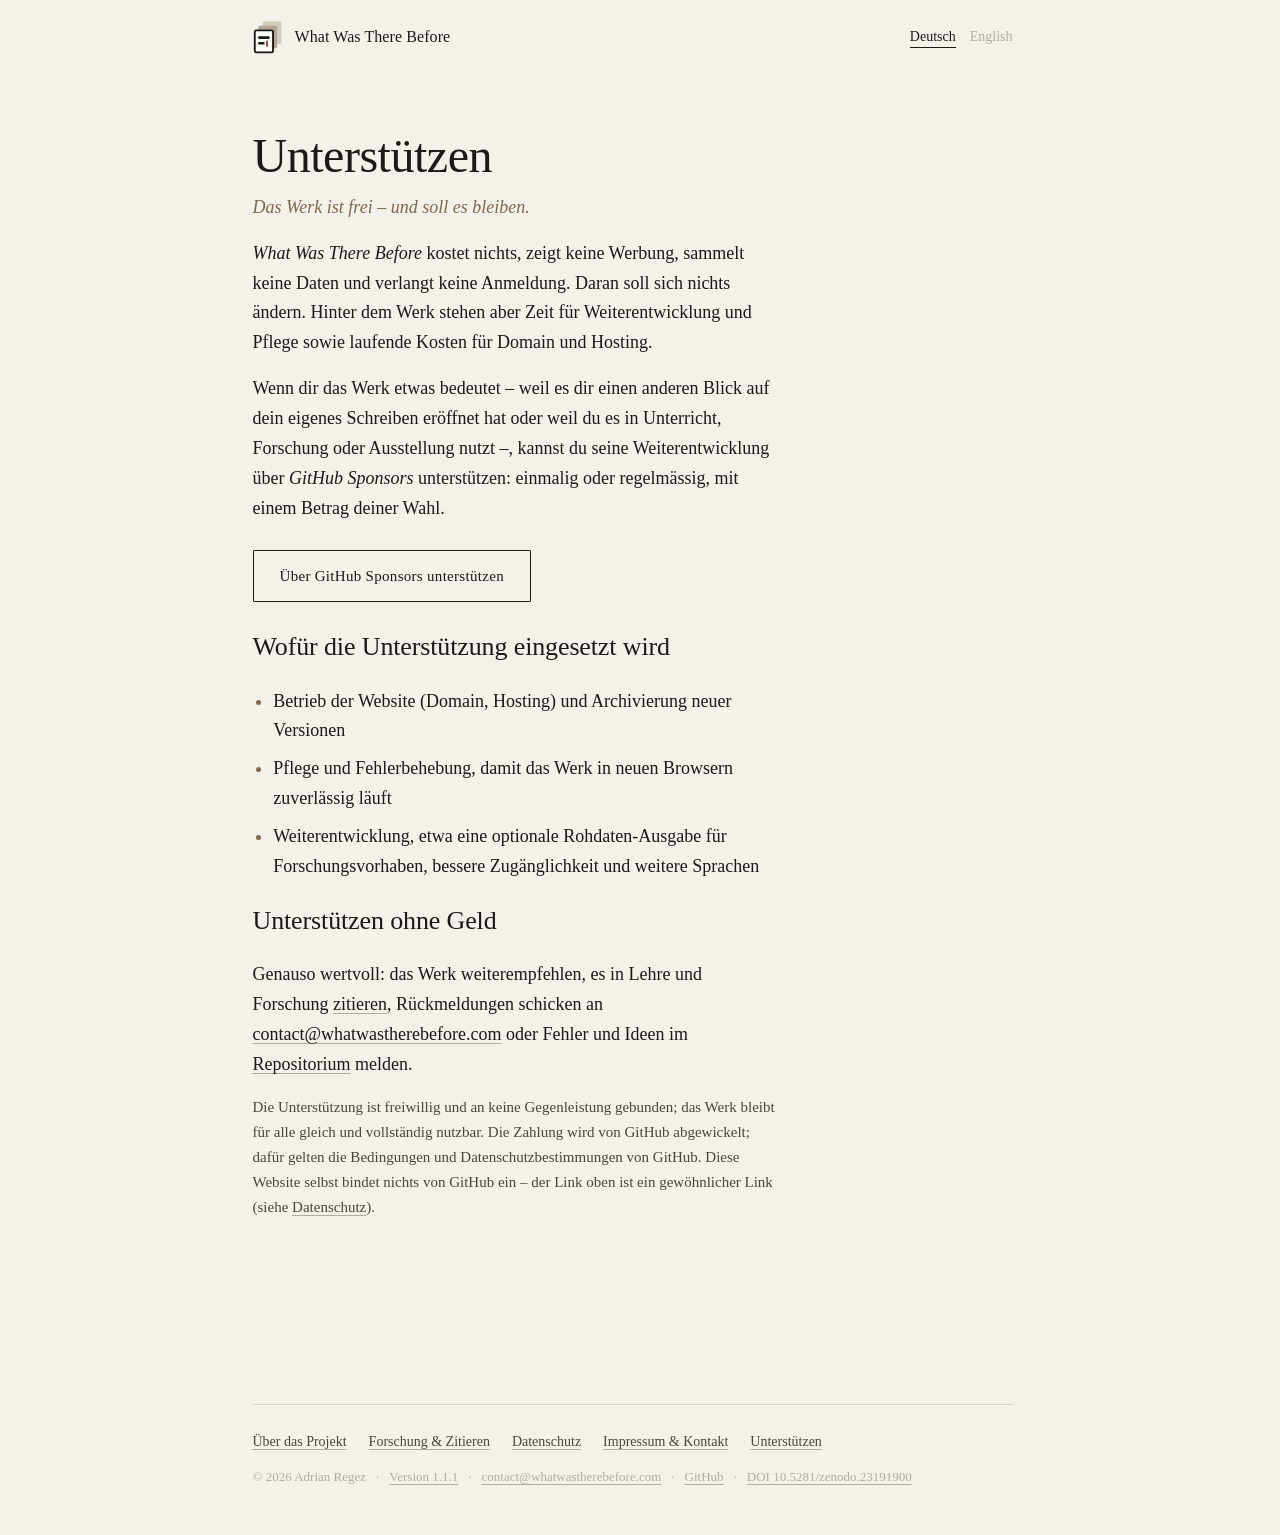
<file: support.html>
<!DOCTYPE html>
<!-- SPDX-FileCopyrightText: 2026 Adrian Regez -->
<!-- SPDX-License-Identifier: MIT AND CC-BY-4.0 -->
<!-- Code: MIT. Seitentexte und eingebettetes Logo: CC BY 4.0. Siehe LICENSE.txt. -->
<html lang="de">
<head>
  <meta charset="UTF-8" />
  <meta name="viewport" content="width=device-width, initial-scale=1.0" />
  <script>/* Sprache vor dem ersten Zeichnen setzen (verhindert Aufflackern) und
     kanonische Adresse je Sprache angeben (Deutsch und Englisch werden getrennt indexiert) */
    (function () {
      var en = /[?&]lang=en(&|$)/.test(location.search);
      if (en) document.documentElement.lang = "en";
      var l = document.createElement("link");
      l.rel = "canonical"; l.href = "https://whatwastherebefore.com/support.html" + (en ? "?lang=en" : "");
      document.head.appendChild(l);
    })();</script>
  <title>Unterstützen – What Was There Before</title>
  <meta name="description" content="What Was There Before ist frei, werbefrei und ohne Tracking. Wer das Werk unterstützen möchte, kann dies über GitHub Sponsors tun – einmalig oder regelmässig." />
  <meta name="author" content="Adrian Regez" />
  <meta name="robots" content="index, follow, max-image-preview:large" />
  <link rel="alternate" hreflang="de" href="https://whatwastherebefore.com/support.html" />
  <link rel="alternate" hreflang="en" href="https://whatwastherebefore.com/support.html?lang=en" />
  <link rel="alternate" hreflang="x-default" href="https://whatwastherebefore.com/support.html" />

  <meta property="og:type" content="website" />
  <meta property="og:site_name" content="What Was There Before" />
  <meta property="og:title" content="Unterstützen – What Was There Before" />
  <meta property="og:description" content="What Was There Before ist frei, werbefrei und ohne Tracking. Wer das Werk unterstützen möchte, kann dies über GitHub Sponsors tun – einmalig oder regelmässig." />
  <meta property="og:url" content="https://whatwastherebefore.com/support.html" />
  <meta property="og:image" content="https://whatwastherebefore.com/og-image.png" />
  <meta property="og:image:width" content="1200" />
  <meta property="og:image:height" content="630" />
  <meta property="og:image:alt" content="What Was There Before – ein Palimpsest des Schreibens" />
  <meta property="og:locale" content="de_CH" />
  <meta property="og:locale:alternate" content="en_GB" />
  <meta name="twitter:card" content="summary_large_image" />

  <link rel="icon" href="favicon.svg" type="image/svg+xml" />
  <link rel="icon" href="favicon.ico" sizes="32x32" />
  <link rel="apple-touch-icon" href="apple-touch-icon.png" />
  <meta name="theme-color" content="#f4f1eb" />
  <link rel="stylesheet" href="style.css" />
</head>
<body data-page="support" class="page-info">

  <header class="site-head">
    <a class="brand" href="./" data-internal="./" data-i18n-aria="homeLabel" aria-label="What Was There Before – zum Werk">
      <svg class="brand-mark" viewBox="9 6 47 54" aria-hidden="true" focusable="false"><rect x="24" y="8" width="30" height="36" rx="3" fill="#d2cbbf"/><rect x="17" y="15" width="30" height="36" rx="3" fill="#b2a795"/><rect x="11.5" y="22.5" width="29" height="35" rx="2.5" fill="#fbfaf6" stroke="#1b1a17" stroke-width="3"/><rect x="17" y="32" width="18" height="4" rx="1" fill="#1b1a17"/><rect x="17" y="41" width="10" height="4" rx="1" fill="#1b1a17"/><rect x="29.5" y="38.5" width="3" height="10" rx="1" fill="#8f4a33"/></svg><span class="brand-name" lang="en">What Was There Before</span>
    </a>
    <div class="lang-switch" role="group" data-i18n-aria="langLabel" aria-label="Sprache">
      <button type="button" data-set-lang="de" lang="de" aria-pressed="true">Deutsch</button>
      <button type="button" data-set-lang="en" lang="en" aria-pressed="false">English</button>
    </div>
  </header>

  <main>
  <article class="doc">

    <h1 class="doc-title"><span data-lang="de">Unterstützen</span><span data-lang="en">Support</span></h1>
    <p class="doc-sub">
      <span data-lang="de">Das Werk ist frei &ndash; und soll es bleiben.</span>
      <span data-lang="en">The work is free &ndash; and is meant to stay that way.</span>
    </p>

    <section id="unterstuetzen">
      <div data-lang="de">
        <p>
          <em lang="en">What Was There Before</em> kostet nichts, zeigt keine Werbung, sammelt keine
          Daten und verlangt keine Anmeldung. Daran soll sich nichts ändern. Hinter dem Werk stehen
          aber Zeit für Weiterentwicklung und Pflege sowie laufende Kosten für Domain und Hosting.
        </p>
        <p>
          Wenn dir das Werk etwas bedeutet &ndash; weil es dir einen anderen Blick auf dein eigenes
          Schreiben eröffnet hat oder weil du es in Unterricht, Forschung oder Ausstellung nutzt
          &ndash;, kannst du seine Weiterentwicklung über <em lang="en">GitHub Sponsors</em>
          unterstützen: einmalig oder regelmässig, mit einem Betrag deiner Wahl.
        </p>
        <p data-when="sponsors" hidden>
          <a class="btn btn-support" href="#" data-site-href="sponsors" target="_blank" rel="noopener noreferrer">Über GitHub Sponsors unterstützen</a>
        </p>

        <h2 id="wofuer">Wofür die Unterstützung eingesetzt wird</h2>
        <ul>
          <li>Betrieb der Website (Domain, Hosting) und Archivierung neuer Versionen</li>
          <li>Pflege und Fehlerbehebung, damit das Werk in neuen Browsern zuverlässig läuft</li>
          <li>Weiterentwicklung, etwa eine optionale Rohdaten-Ausgabe für Forschungsvorhaben,
            bessere Zugänglichkeit und weitere Sprachen</li>
        </ul>

        <h2 id="ohne-geld">Unterstützen ohne Geld</h2>
        <p>
          Genauso wertvoll: das Werk weiterempfehlen, es in Lehre und Forschung
          <a href="research.html#zitieren" data-internal="research.html#zitieren">zitieren</a>,
          Rückmeldungen schicken an
          <a href="mailto:contact@whatwastherebefore.com" data-mail>contact@whatwastherebefore.com</a><span data-when="repo" hidden>
          oder Fehler und Ideen im <a href="#" data-site-href="repo" target="_blank" rel="noopener noreferrer">Repositorium</a> melden</span>.
        </p>

        <p class="small">
          Die Unterstützung ist freiwillig und an keine Gegenleistung gebunden; das Werk bleibt für
          alle gleich und vollständig nutzbar. Die Zahlung wird von GitHub abgewickelt; dafür gelten
          die Bedingungen und Datenschutzbestimmungen von GitHub. Diese Website selbst bindet nichts
          von GitHub ein &ndash; der Link oben ist ein gewöhnlicher Link
          (siehe <a href="privacy.html" data-internal="privacy.html">Datenschutz</a>).
        </p>
      </div>

      <div data-lang="en">
        <p>
          <em>What Was There Before</em> costs nothing, shows no ads, collects no data and requires
          no sign-up. That is not going to change. But the work does take time to develop and
          maintain, and there are running costs for the domain and hosting.
        </p>
        <p>
          If the work means something to you &ndash; because it gave you a different view of your own
          writing, or because you use it in teaching, research or an exhibition &ndash; you can
          support its further development via <em>GitHub Sponsors</em>: once or regularly, with an
          amount of your choice.
        </p>
        <p data-when="sponsors" hidden>
          <a class="btn btn-support" href="#" data-site-href="sponsors" target="_blank" rel="noopener noreferrer">Support via GitHub Sponsors</a>
        </p>

        <h2 id="what-for">What support is used for</h2>
        <ul>
          <li>Running the website (domain, hosting) and archiving new versions</li>
          <li>Maintenance and bug fixes, so the work keeps running reliably in new browsers</li>
          <li>Further development, such as an optional raw-data output for research projects,
            better accessibility and more languages</li>
        </ul>

        <h2 id="without-money">Support without money</h2>
        <p>
          Just as valuable: recommending the work, citing it in
          <a href="research.html#zitieren" data-internal="research.html#zitieren">teaching and research</a>,
          sending feedback to
          <a href="mailto:contact@whatwastherebefore.com" data-mail>contact@whatwastherebefore.com</a><span data-when="repo" hidden>
          or reporting bugs and ideas in the <a href="#" data-site-href="repo" target="_blank" rel="noopener noreferrer">repository</a></span>.
        </p>

        <p class="small">
          Support is voluntary and involves no consideration in return; the work remains the same and
          fully usable for everyone. Payments are handled by GitHub, whose terms and privacy policy
          apply. This website itself embeds nothing from GitHub &ndash; the link above is an ordinary
          link (see <a href="privacy.html" data-internal="privacy.html">Privacy</a>).
        </p>
      </div>
    </section>

  </article>
  </main>

  <footer class="site-foot">
    <nav class="foot-nav" data-i18n-aria="footNavLabel" aria-label="Weitere Seiten">
      <a href="about.html" data-internal="about.html"><span data-lang="de">Über das Projekt</span><span data-lang="en">About the project</span></a>
      <a href="research.html" data-internal="research.html"><span data-lang="de">Forschung &amp; Zitieren</span><span data-lang="en">Research &amp; citation</span></a>
      <a href="privacy.html" data-internal="privacy.html"><span data-lang="de">Datenschutz</span><span data-lang="en">Privacy</span></a>
      <a href="legal.html" data-internal="legal.html"><span data-lang="de">Impressum &amp; Kontakt</span><span data-lang="en">Legal notice &amp; contact</span></a>
      <a href="support.html" data-internal="support.html" data-when="sponsors"><span data-lang="de">Unterstützen</span><span data-lang="en">Support</span></a>
    </nav>
    <p class="foot-meta">
      <span>&copy; <span data-site="year">2026</span> <span data-site="author">Adrian Regez</span></span>
      <span><a href="research.html#versionen" data-internal="research.html#versionen">Version <span data-site="version">1.0.0</span></a></span>
      <span><a href="mailto:contact@whatwastherebefore.com" data-mail>contact@whatwastherebefore.com</a></span>
      <span data-when="repo" hidden><a href="#" data-site-href="repo" target="_blank" rel="noopener noreferrer">GitHub</a></span>
      <span data-when="doi" hidden><a href="#" data-site-href="doi" target="_blank" rel="noopener noreferrer">DOI <span data-site="doi"></span></a></span>
    </p>
  </footer>

  <script src="site.js"></script>
</body>
</html>
</file>
<file: style.css>
/* SPDX-FileCopyrightText: 2026 Adrian Regez */
/* SPDX-License-Identifier: MIT */

/* ============================================================
   What Was There Before
   Gestaltung: Tinte auf Papier. Die Seite ist ruhig; nur der
   Titel und das Werk selbst tragen die Idee der Schichtung.
   ============================================================ */

:root {
  --paper:      #f4f1eb;   /* gealtertes Archivpapier (Werkfläche) */
  --sheet:      #fbfaf6;   /* frisches Blatt (Schreiben, Endtext)  */
  --ink:        #1b1a17;   /* warme, dunkle Tinte                  */
  --ink-soft:   #4a453d;   /* Nebentext                            */
  --sepia:      #7c6a4f;   /* Alterung der Vergangenheit           */
  --faint:      #b3ab9c;   /* Hilfslinien, Legende                 */
  --hairline:   #d9d3c6;   /* feine Ränder                         */
  --measure:    700px;     /* Textbreite – identisch zum Layout    */
}

* { box-sizing: border-box; }

html {
  -webkit-text-size-adjust: 100%;
  /* Platz für den Rollbalken immer freihalten: sonst springt das Layout seitlich,
     wenn eine Seite (oder eine Sprachfassung) mal kürzer, mal länger als das Fenster ist */
  scrollbar-gutter: stable;
}

body {
  margin: 0;
  background: var(--paper);
  color: var(--ink);
  font-family: Georgia, "Times New Roman", serif;
  line-height: 1.62;
  -webkit-font-smoothing: antialiased;
  text-rendering: optimizeLegibility;
}

main {
  max-width: calc(var(--measure) + 120px);
  margin: 0 auto;
  padding: 64px 30px 120px;
}

.hidden { display: none; }

em { font-style: italic; }


/* ---------------- Intro / Hero ---------------- */

#intro {
  max-width: var(--measure);
  margin: 12vh auto 0;
}

.kicker {
  font-size: 15px;
  font-style: italic;
  color: var(--sepia);
  margin: 0 0 22px;
  letter-spacing: 0.01em;
}

/* Der Titel selbst ist ein kleines Palimpsest: zwei blasse,
   nach hinten-oben versetzte Geister-Fassungen liegen dahinter. */
.title {
  position: relative;
  z-index: 0;
  margin: 0 0 40px;
  font-size: clamp(44px, 8vw, 78px);
  font-weight: 400;
  line-height: 1.04;
  letter-spacing: -0.01em;
  color: var(--ink);
  isolation: isolate;
}
.title::before,
.title::after {
  content: attr(data-text);
  position: absolute;
  left: 0;
  top: 0;
  z-index: -1;
  color: var(--sepia);
  pointer-events: none;
}
.title::before {          /* tiefste Schicht: am weitesten weg, am blassesten */
  transform: translate(20px, -15px) scale(0.985);
  opacity: 0.15;
  filter: blur(1.1px);
  animation: ghostDeep 1000ms cubic-bezier(.2,.7,.2,1) both,
             driftDeep 23s cubic-bezier(.45,0,.55,1) 1000ms infinite alternate;
}
.title::after {           /* nähere Schicht */
  transform: translate(10px, -8px) scale(0.992);
  opacity: 0.26;
  filter: blur(0.5px);
  animation: ghostNear 1000ms cubic-bezier(.2,.7,.2,1) both,
             driftNear 17s cubic-bezier(.45,0,.55,1) 1000ms infinite alternate;
}
@keyframes ghostDeep {
  from { transform: translate(0,0) scale(1); opacity: 0; }
  to   { transform: translate(20px,-15px) scale(0.985); opacity: 0.15; }
}
@keyframes ghostNear {
  from { transform: translate(0,0) scale(1); opacity: 0; }
  to   { transform: translate(10px,-8px) scale(0.992); opacity: 0.26; }
}

/* Danach treiben die Geister langsam entlang der Tiefe, wie die Schichten im Werk:
   weiter nach hinten-oben heisst kleiner, unschärfer und blasser; dazu eine kleine
   Mikro-Verschiebung je Schicht ("Erinnerung ist nie exakt"). Unterschiedliche
   Dauern (23 s / 17 s), damit sich die Bewegung nicht mechanisch wiederholt. */
@keyframes driftDeep {
  0%   { transform: translate(20px,-15px) scale(0.985);   opacity: 0.15; filter: blur(1.1px); }
  35%  { transform: translate(25.5px,-19px) scale(0.981); opacity: 0.12; filter: blur(1.4px); }
  70%  { transform: translate(22px,-17.5px) scale(0.983); opacity: 0.14; filter: blur(1.25px); }
  100% { transform: translate(16.5px,-12.5px) scale(0.988); opacity: 0.18; filter: blur(0.9px); }
}
@keyframes driftNear {
  0%   { transform: translate(10px,-8px) scale(0.992);    opacity: 0.26; filter: blur(0.5px); }
  40%  { transform: translate(13.5px,-10px) scale(0.989); opacity: 0.22; filter: blur(0.7px); }
  75%  { transform: translate(11.5px,-9.5px) scale(0.991); opacity: 0.24; filter: blur(0.6px); }
  100% { transform: translate(8px,-6.5px) scale(0.994);   opacity: 0.29; filter: blur(0.4px); }
}

.intro-copy p {
  font-size: 20px;
  color: var(--ink);
  margin: 0 0 20px;
  max-width: 62ch;
}
.intro-copy .prompt {
  color: var(--ink-soft);
  font-style: italic;
  margin-top: 30px;
}


/* ---------------- Buttons ---------------- */

.btn {
  font-family: inherit;
  font-size: 15px;
  letter-spacing: 0.02em;
  padding: 13px 26px;
  border: 1px solid var(--ink);
  background: transparent;
  color: var(--ink);
  cursor: pointer;
  border-radius: 1px;
  transition: background 160ms ease, color 160ms ease, border-color 160ms ease;
}
.btn:hover { background: var(--ink); color: var(--sheet); }
.btn:focus-visible { outline: 2px solid var(--sepia); outline-offset: 3px; }

.btn-primary { margin-top: 44px; padding: 15px 34px; font-size: 16px; }

.btn-quiet {
  border-color: var(--hairline);
  color: var(--ink-soft);
}
.btn-quiet:hover { background: var(--ink-soft); color: var(--sheet); border-color: var(--ink-soft); }


/* ---------------- Schreiben ---------------- */

#writingSection { max-width: calc(var(--measure) + 60px); margin: 4vh auto 0; }

.write-hint {
  font-size: 15px;
  font-style: italic;
  color: var(--ink-soft);
  margin: 0 0 18px 2px;
}

#editor {
  display: block;
  width: 100%;
  min-height: 58vh;
  padding: 40px 42px;
  border: 1px solid var(--hairline);
  border-radius: 2px;
  background: var(--sheet);
  color: var(--ink);
  font-family: Georgia, "Times New Roman", serif;
  font-size: 26px;
  line-height: 1.62;
  resize: vertical;
  outline: none;
  box-shadow: 0 1px 0 rgba(0,0,0,0.02), 0 18px 40px -34px rgba(0,0,0,0.4);
}
#editor::placeholder { color: #bcb6a8; font-style: italic; }
#editor:focus { border-color: var(--sepia); }

.write-actions { margin-top: 28px; }


/* ---------------- Ergebnis ---------------- */

#resultSection { max-width: calc(var(--measure) + 60px); margin: 0 auto; }

.section-head {
  font-size: 26px;
  font-weight: 400;
  margin: 0 0 22px;
  letter-spacing: -0.005em;
}
.section-head--spaced { margin-top: 92px; }

.caption {
  font-size: 16px;
  font-style: italic;
  color: var(--sepia);
  margin: 0 0 26px;
  max-width: 60ch;
}

.sheet {
  background: var(--sheet);
  border: 1px solid var(--hairline);
  border-radius: 2px;
  padding: 40px 42px;
  font-size: 26px;
  line-height: 1.62;
  white-space: pre-wrap;
  overflow-wrap: break-word;
  box-shadow: 0 18px 40px -36px rgba(0,0,0,0.4);
}
.sheet:empty::after {
  content: "—";
  color: var(--faint);
}

/* Die Werkfläche: gealtertes Papier, in das die Zeit eingeschrieben ist. */
.viz {
  background: var(--paper);
  border: 1px solid var(--hairline);
  border-radius: 2px;
  padding: 8px;
  overflow: auto;
  box-shadow: inset 0 0 0 1px rgba(124,106,79,0.05), 0 22px 50px -40px rgba(0,0,0,0.45);
}
.viz svg {
  display: block;
  width: 100%;
  height: auto;
  animation: vizIn 700ms ease both;
}
@keyframes vizIn { from { opacity: 0; } to { opacity: 1; } }


/* ---------------- Steuerung ---------------- */

.controls {
  display: flex;
  flex-wrap: wrap;
  align-items: center;
  gap: 26px;
  margin: 26px 2px 0;
  padding-top: 22px;
  border-top: 1px solid var(--hairline);
}
.control { display: flex; align-items: center; gap: 12px; }
.control label,
.check span {
  font-size: 14px;
  color: var(--ink-soft);
}

input[type="range"] {
  -webkit-appearance: none;
  appearance: none;
  width: 150px;
  height: 2px;
  background: var(--hairline);
  border-radius: 2px;
  cursor: pointer;
}
input[type="range"]::-webkit-slider-thumb {
  -webkit-appearance: none;
  appearance: none;
  width: 15px; height: 15px;
  border-radius: 50%;
  background: var(--paper);
  border: 1.5px solid var(--ink);
}
input[type="range"]::-moz-range-thumb {
  width: 15px; height: 15px;
  border-radius: 50%;
  background: var(--paper);
  border: 1.5px solid var(--ink);
}

.check { display: inline-flex; align-items: center; gap: 9px; cursor: pointer; }
.check input { width: 15px; height: 15px; accent-color: var(--ink); }


/* ---------------- Export ---------------- */

.export {
  display: flex;
  align-items: center;
  gap: 12px;
  margin-top: 34px;
}
.export-label {
  font-size: 14px;
  font-style: italic;
  color: var(--ink-soft);
  margin-right: 6px;
}
.export .btn { padding: 10px 20px; font-size: 14px; }

.restart { margin-top: 56px; }
.restart .btn { padding: 11px 22px; font-size: 14px; }


/* ---------------- Ansichts-Umschalter (flach / Raum) ---------------- */

.viewmode {
  display: inline-flex;
  margin: 0 0 14px;
  border: 1px solid var(--hairline);
  border-radius: 3px;
  overflow: hidden;
}
.mode-btn {
  font-family: inherit;
  font-size: 14px;
  letter-spacing: 0.01em;
  padding: 9px 18px;
  border: none;
  background: transparent;
  color: var(--ink-soft);
  cursor: pointer;
  transition: background 160ms ease, color 160ms ease;
}
.mode-btn + .mode-btn { border-left: 1px solid var(--hairline); }
.mode-btn:hover { color: var(--ink); }
.mode-btn.is-active { background: var(--ink); color: var(--sheet); }
.mode-btn:focus-visible { outline: 2px solid var(--sepia); outline-offset: -2px; }

/* Die Werkfläche im Raum-Modus: Ziehfläche, keine Einblend-Animation
   (die würde bei jeder Kamerabewegung neu flackern). */
.viz--space {
  cursor: grab;
  touch-action: none;           /* Touch-Gesten steuern die Kamera, nicht die Seite */
}
.viz--space:active { cursor: grabbing; }
.viz--space svg { animation: none; }


/* ---------------- 3D-Bedienpanel ---------------- */

.controls3d { margin-top: 26px; }

.views {
  display: flex;
  flex-wrap: wrap;
  align-items: center;
  gap: 10px;
}
.views-label {
  font-size: 14px;
  font-style: italic;
  color: var(--ink-soft);
  margin-right: 4px;
}
.view-btn { padding: 8px 16px; font-size: 13px; }

.nav-hint {
  font-size: 12.5px;
  font-style: italic;
  color: var(--faint);
  margin: 14px 2px 0;
  line-height: 1.5;
}

.snapshot {
  display: flex;
  flex-wrap: wrap;
  align-items: center;
  gap: 12px;
  margin-top: 20px;
  padding-top: 20px;
  border-top: 1px solid var(--hairline);
}
.snapshot-label {
  font-size: 14px;
  font-style: italic;
  color: var(--ink-soft);
  margin-right: 6px;
}
.snapshot .btn { padding: 10px 20px; font-size: 14px; }


/* ---------------- Klein / mobil ---------------- */

@media (max-width: 620px) {
  main { padding: 40px 20px 90px; }
  #intro { margin-top: 8vh; }
  .intro-copy p { font-size: 18px; }
  #editor { padding: 26px 22px; font-size: 22px; }
  .sheet { padding: 26px 22px; font-size: 22px; }
  .section-head--spaced { margin-top: 64px; }
  .controls { gap: 18px; }
  input[type="range"] { width: 120px; }
}

@media (prefers-reduced-motion: reduce) {
  .title::before { animation: none; }
  .title::after  { animation: none; }
  .viz svg { animation: none; }
}


/* ============================================================
   Mehrsprachigkeit, Kopf- und Fusszeile, Infoseite
   ============================================================ */

/* Nur die aktive Sprache zeigen (Standard: Deutsch) */
html[lang="de"] [data-lang="en"],
html[lang="en"] [data-lang="de"] { display: none !important; }

[hidden] { display: none !important; }

a { color: inherit; text-decoration-color: var(--faint); text-underline-offset: 3px; text-decoration-thickness: 1px; }
a:hover { text-decoration-color: var(--ink); }
a:focus-visible,
.lang-switch button:focus-visible { outline: 2px solid var(--sepia); outline-offset: 3px; border-radius: 1px; }


/* ---------------- Kopfzeile ---------------- */

.site-head {
  display: flex;
  flex-wrap: wrap;
  align-items: center;
  gap: 10px 26px;
  width: calc(100% - 60px);
  max-width: calc(var(--measure) + 60px);
  margin: 0 auto;
  padding: 20px 0 0;
  font-size: 14px;
  color: var(--ink-soft);
}

/* Bildmarke: drei versetzte Blätter – das Palimpsest im Kleinen */
.brand {
  display: inline-flex;
  align-items: center;
  gap: 12px;
  text-decoration: none;
  color: var(--ink);
}
.brand-mark { display: block; width: 30px; height: 34px; flex: none; }
.brand-name { font-size: 16px; letter-spacing: 0.005em; }
.brand:hover .brand-name { text-decoration: underline; text-decoration-color: var(--faint); }

.site-nav {
  display: flex;
  flex-wrap: wrap;
  gap: 6px 22px;
  margin-left: auto;
}
.site-nav a { font-style: italic; text-decoration: none; padding: 2px 0; border-bottom: 1px solid transparent; }
.site-nav a:hover { color: var(--ink); border-bottom-color: var(--faint); }
.site-nav a[aria-current="page"] { color: var(--ink); border-bottom-color: var(--ink); }

.lang-switch { display: inline-flex; gap: 14px; margin-left: auto; }
.lang-switch button {
  font-family: inherit;
  font-size: 14px;
  padding: 2px 0;
  border: none;
  border-bottom: 1px solid transparent;
  background: none;
  color: var(--faint);
  cursor: pointer;
}
.lang-switch button:hover { color: var(--ink-soft); }
.lang-switch button.is-active { color: var(--ink); border-bottom-color: var(--ink); }

/* Beim Schreiben tritt alles zurück, was ablenken oder wegführen könnte */
body[data-stage="writing"] .brand,
body[data-stage="writing"] .site-nav { visibility: hidden; }
body[data-stage="writing"] .site-foot { display: none; }


/* ---------------- Hinweise im Werk ---------------- */

.privacy-note {
  margin: 26px 0 0;
  font-size: 14px;
  font-style: italic;
  color: var(--sepia);
  max-width: 62ch;
}
.privacy-note a { margin-left: 4px; color: var(--ink-soft); }

.export-note {
  margin: 22px 2px 0;
  font-size: 13px;
  font-style: italic;
  color: var(--faint);
}


/* ---------------- Fusszeile ---------------- */

.site-foot {
  width: calc(100% - 60px);
  max-width: calc(var(--measure) + 60px);
  margin: 0 auto;
  padding: 26px 0 48px;
  border-top: 1px solid var(--hairline);
  font-size: 14px;
  color: var(--ink-soft);
}
.foot-nav { display: flex; flex-wrap: wrap; gap: 8px 22px; margin-bottom: 12px; }
.foot-meta { display: flex; flex-wrap: wrap; gap: 4px 0; margin: 0; color: var(--faint); font-size: 13px; }
.foot-meta a { color: var(--faint); }
.foot-meta a:hover { color: var(--ink-soft); }
.foot-meta > span:not([hidden]) ~ span:not([hidden])::before { content: "\00b7"; margin: 0 10px; }

main + .site-foot { margin-top: -40px; }


/* ---------------- Infoseite ---------------- */

.page-info main { padding-top: 40px; }
.page-info .doc { margin: 0 auto 0 0; }
.page-info .site-foot { margin-top: 0; }

.doc { max-width: 66ch; }

.doc-title {
  font-size: clamp(34px, 5.5vw, 48px);
  font-weight: 400;
  line-height: 1.1;
  letter-spacing: -0.01em;
  margin: 4vh 0 10px;
}
.doc-sub {
  font-size: 18px;
  font-style: italic;
  color: var(--sepia);
  margin: 0 0 40px;
}

.toc {
  display: flex;
  flex-wrap: wrap;
  gap: 6px 20px;
  margin: 0 0 56px;
  padding: 16px 0;
  border-top: 1px solid var(--hairline);
  border-bottom: 1px solid var(--hairline);
  font-size: 15px;
}

.doc section { margin: 0 0 64px; scroll-margin-top: 24px; }
.doc h2 {
  font-size: 26px;
  font-weight: 400;
  letter-spacing: -0.005em;
  margin: 0 0 18px;
}
.doc h3 {
  font-size: 19px;
  font-weight: 400;
  font-style: italic;
  margin: 30px 0 10px;
}
.doc p, .doc li { font-size: 18px; line-height: 1.66; }
.doc p { margin: 0 0 16px; }
.doc ul, .doc ol { margin: 0 0 18px; padding-left: 1.3em; }
.doc li { margin: 0 0 8px; }
.doc li::marker { color: var(--sepia); }
.doc .small { font-size: 15px; color: var(--ink-soft); }

.related li { margin-bottom: 12px; }
.related .who { font-style: italic; }
.related .who i { font-style: normal; }

/* Literaturverzeichnis: hängender Einzug wie im Manuskript (APA) */
.refs { list-style: none; padding-left: 0; }
.doc .refs li {
  font-size: 15.5px;
  line-height: 1.55;
  padding-left: 2em;
  text-indent: -2em;
  margin: 0 0 10px;
  overflow-wrap: anywhere;
}
.refs a { color: var(--ink-soft); }

.cite-block {
  position: relative;
  margin: 0 0 18px;
  padding: 18px 20px;
  background: var(--sheet);
  border: 1px solid var(--hairline);
  border-radius: 2px;
}
.cite-block pre,
.cite-block .cite-text {
  margin: 0 0 12px;
  white-space: pre-wrap;
  overflow-wrap: anywhere;
  font-family: inherit;
  font-size: 16px;
  line-height: 1.55;
}
.cite-block pre { font-family: "Courier New", Courier, monospace; font-size: 13.5px; }
.cite-block .btn { padding: 7px 16px; font-size: 13px; }

/* Unterstützen: ruhiger Link im Stil der Werk-Buttons */
.btn-support {
  display: inline-block;
  margin: 10px 0 8px;
  text-decoration: none;
  font-size: 15px;
}
.btn-support:hover { color: var(--sheet); }

.empty-state {
  font-style: italic;
  color: var(--sepia);
  padding: 14px 0;
  border-top: 1px dashed var(--hairline);
  border-bottom: 1px dashed var(--hairline);
}

.facts { margin: 0 0 18px; }
.facts dt { font-size: 15px; font-style: italic; color: var(--ink-soft); margin-top: 12px; }
.facts dd { margin: 2px 0 0; font-size: 18px; }

@media (max-width: 620px) {
  .site-head { width: calc(100% - 40px); padding-top: 16px; gap: 10px 18px; }
  .site-nav { order: 3; width: 100%; margin-left: 0; gap: 4px 18px; }
  .lang-switch { margin-left: auto; }
  .site-foot { width: calc(100% - 40px); padding: 22px 0 40px; }
  .doc p, .doc li { font-size: 17px; }
}

@media print {
  .site-head, .site-foot, .toc, .cite-block .btn { display: none; }
}
</file>
